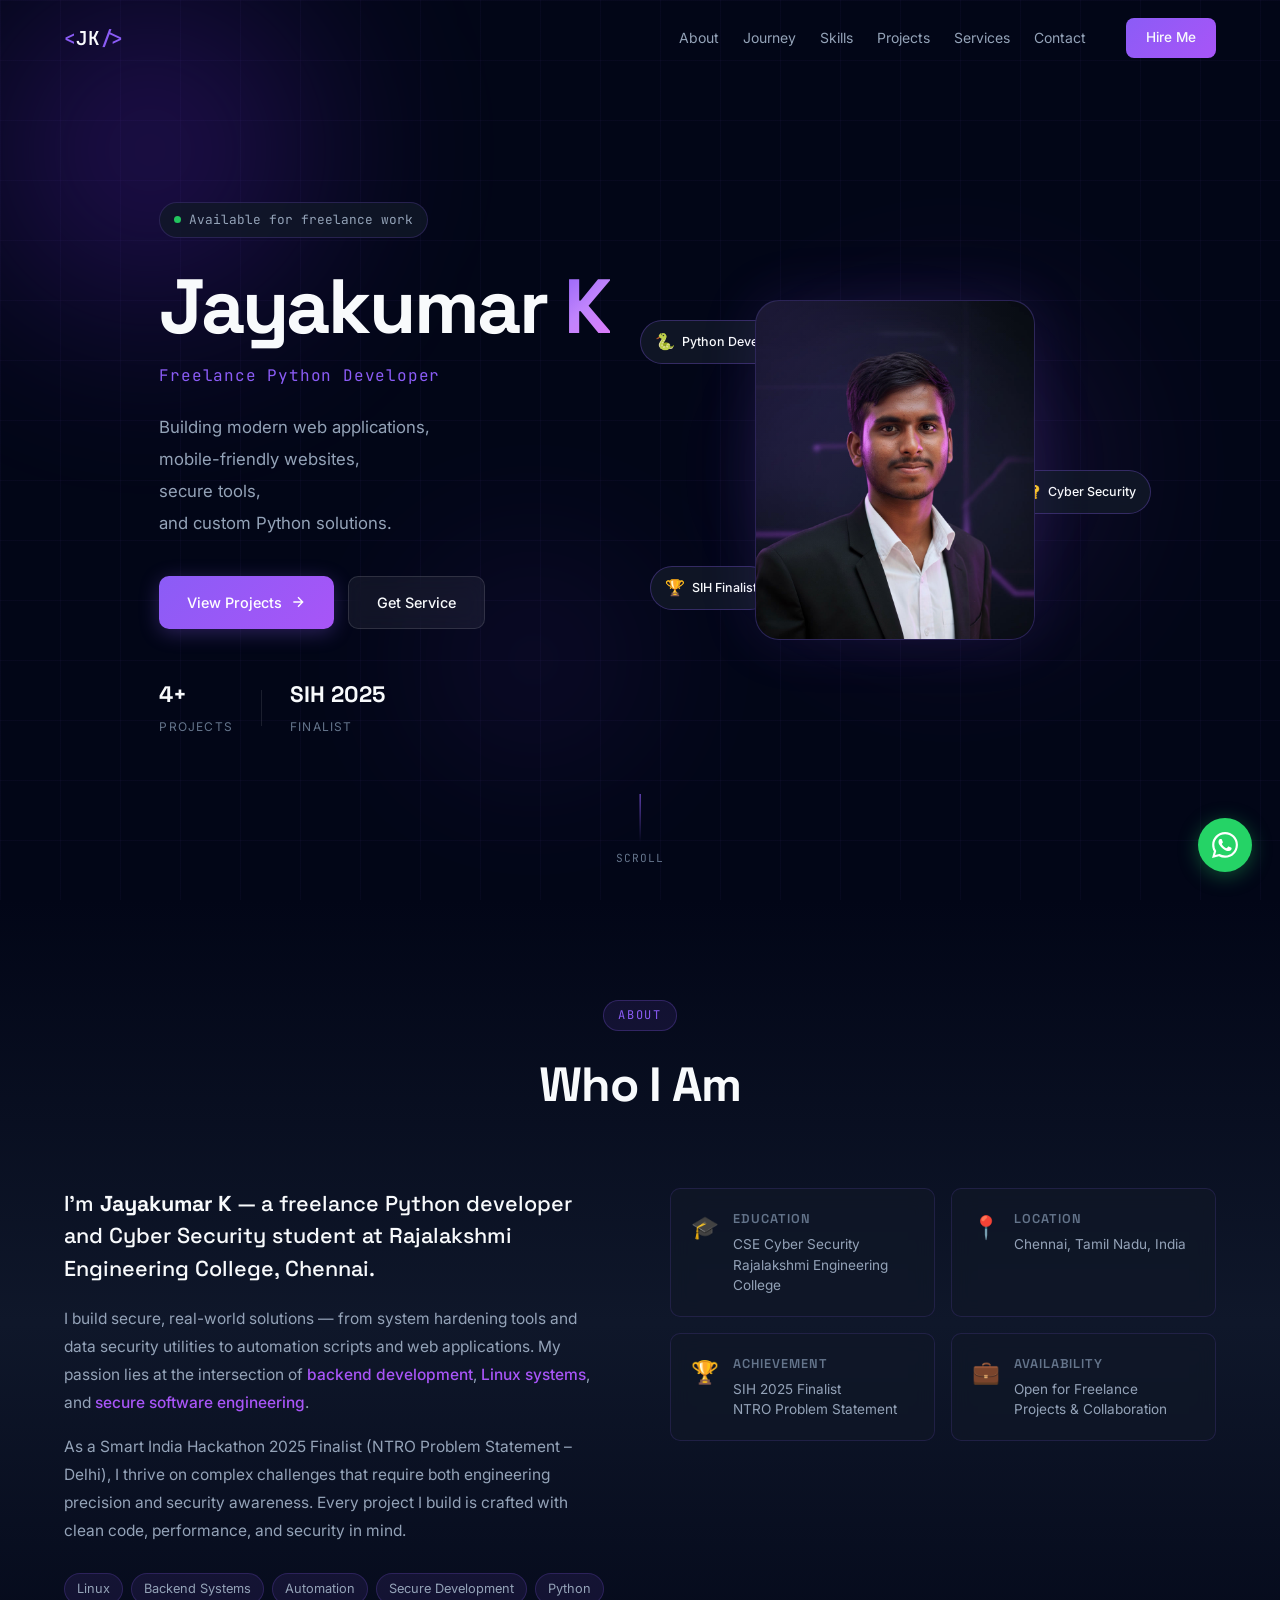
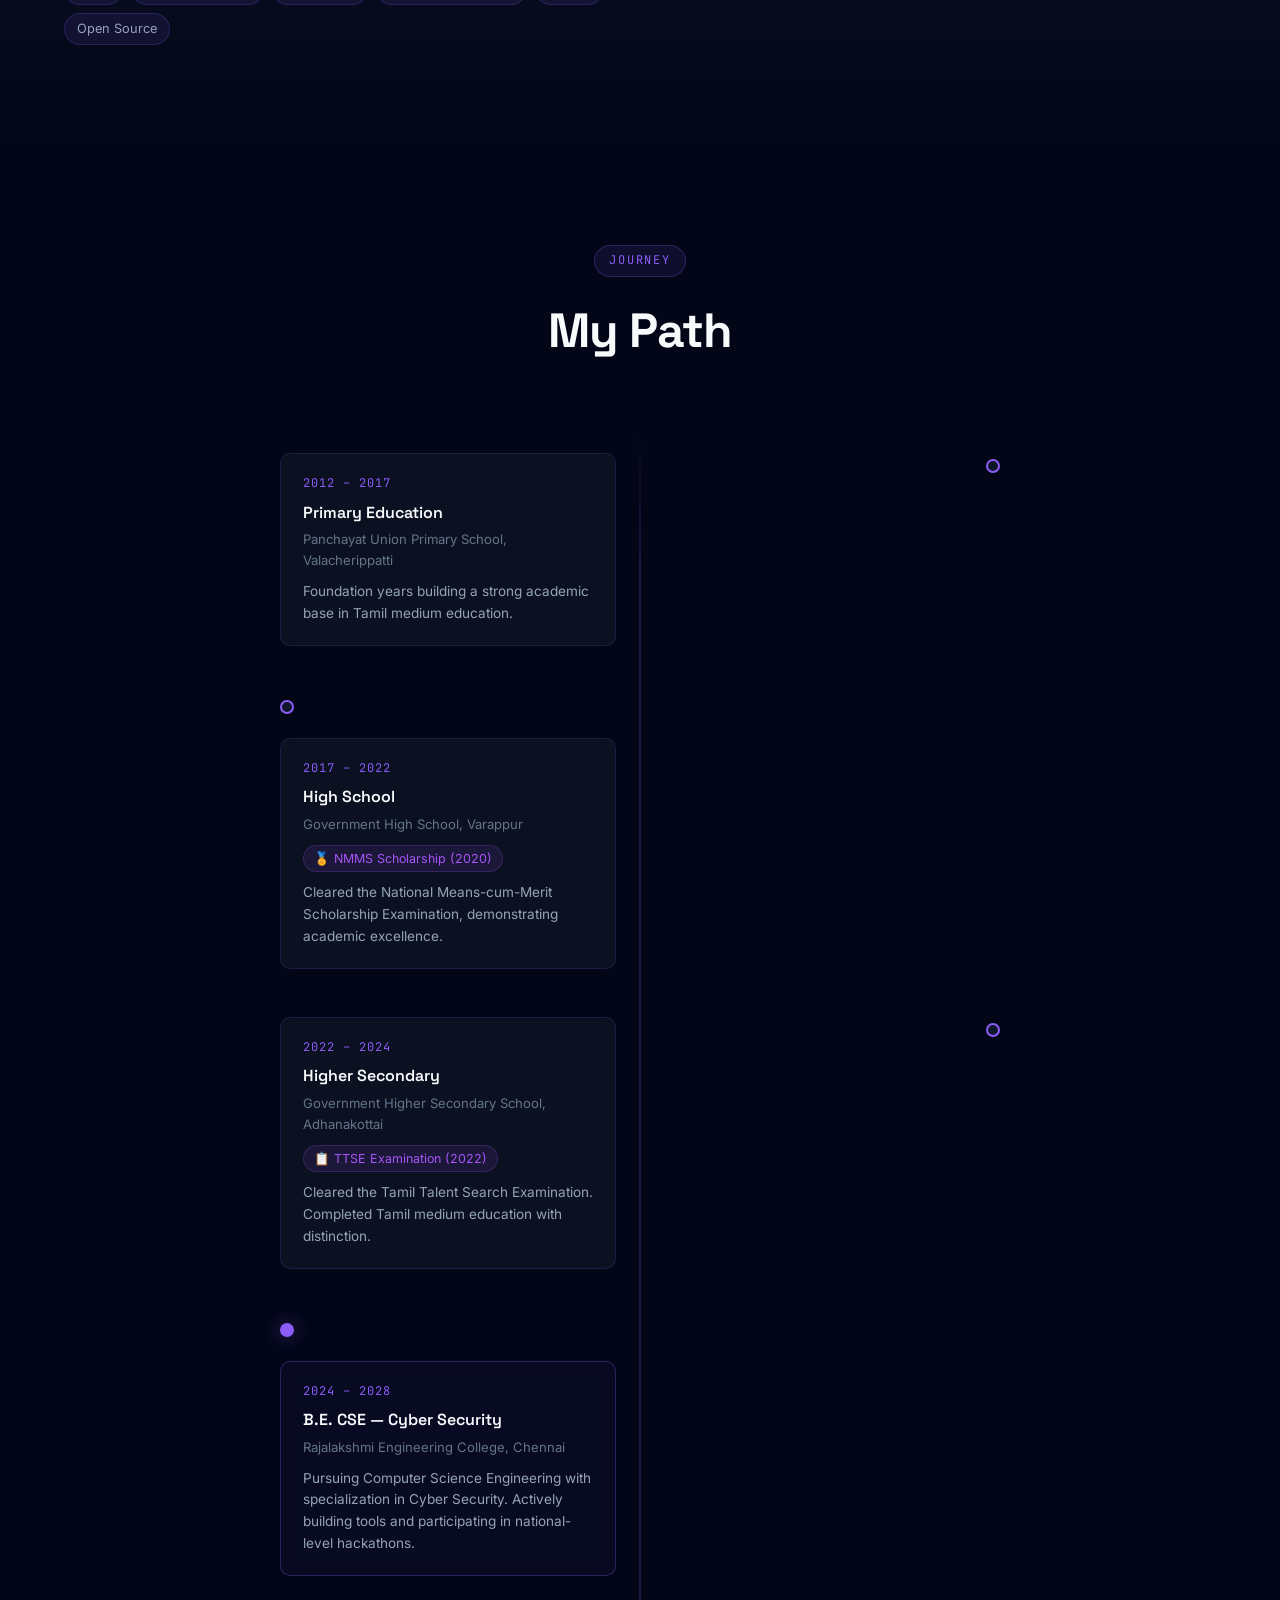
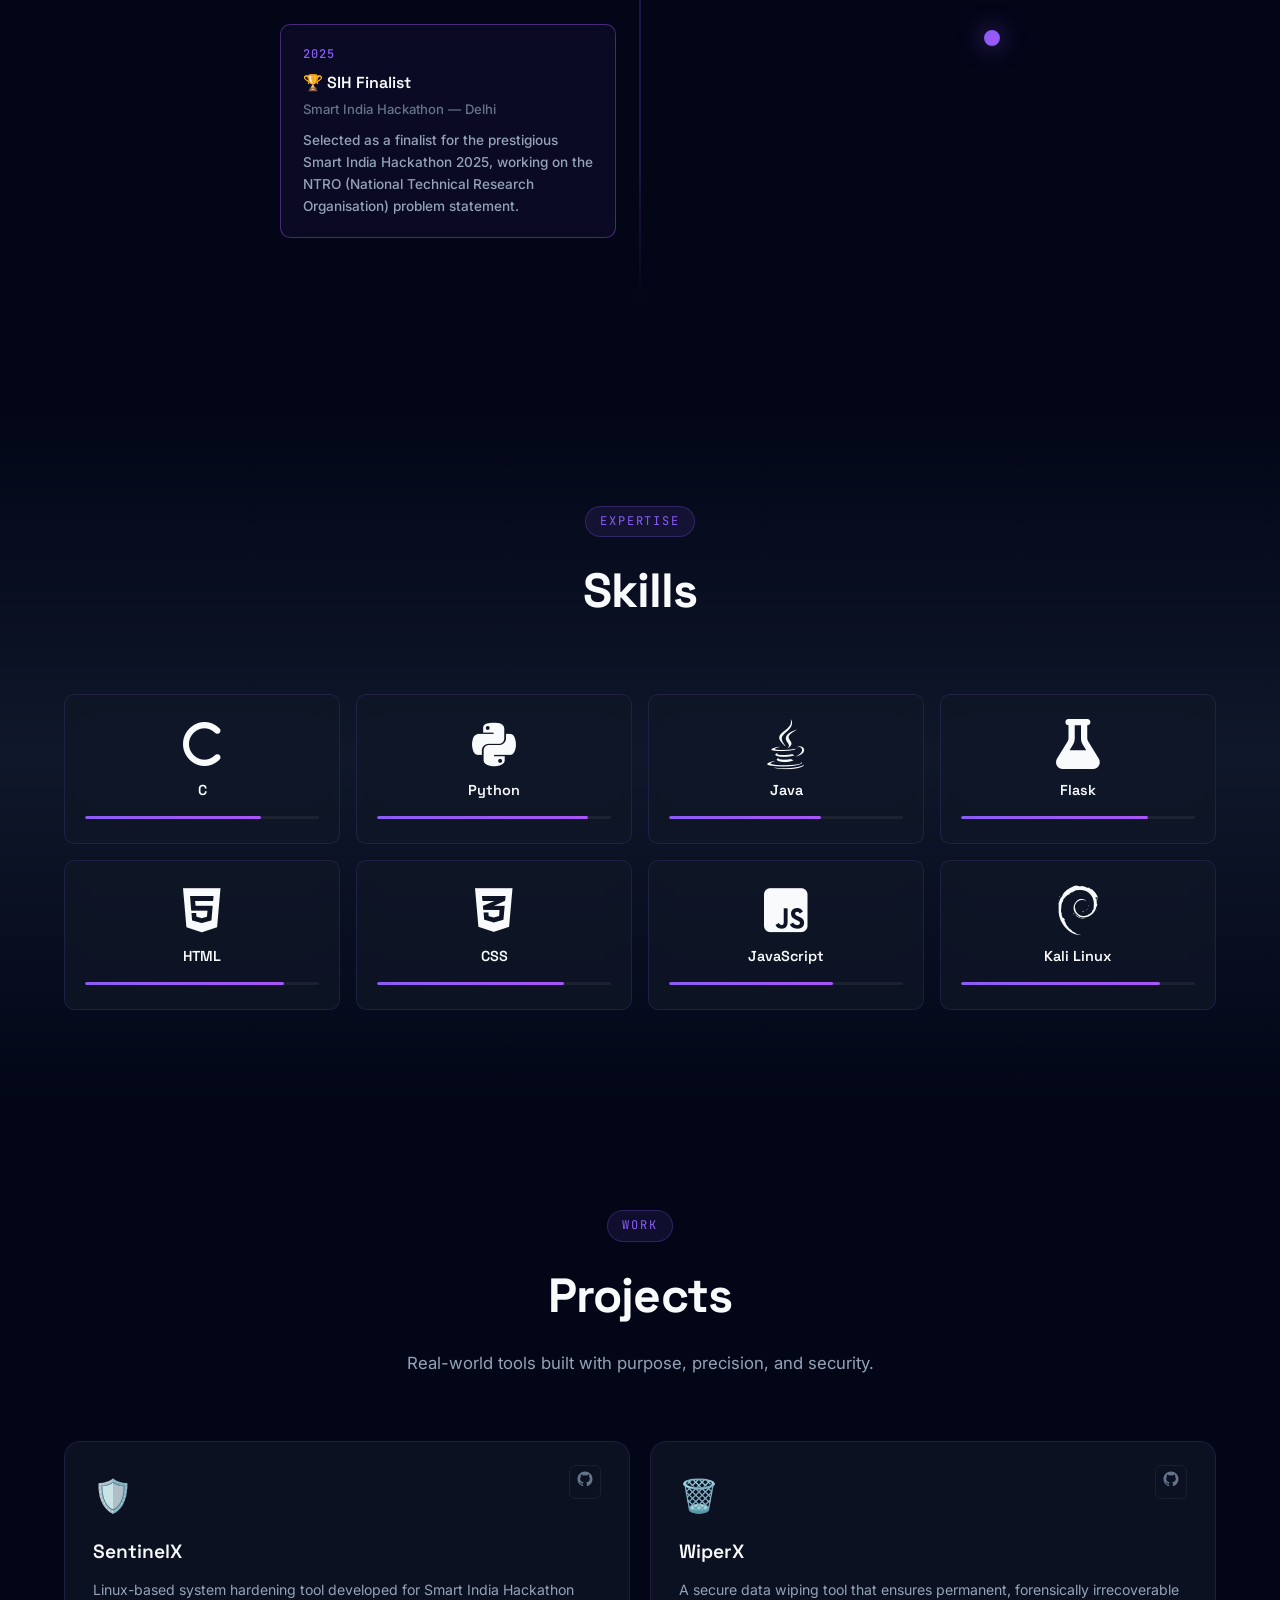
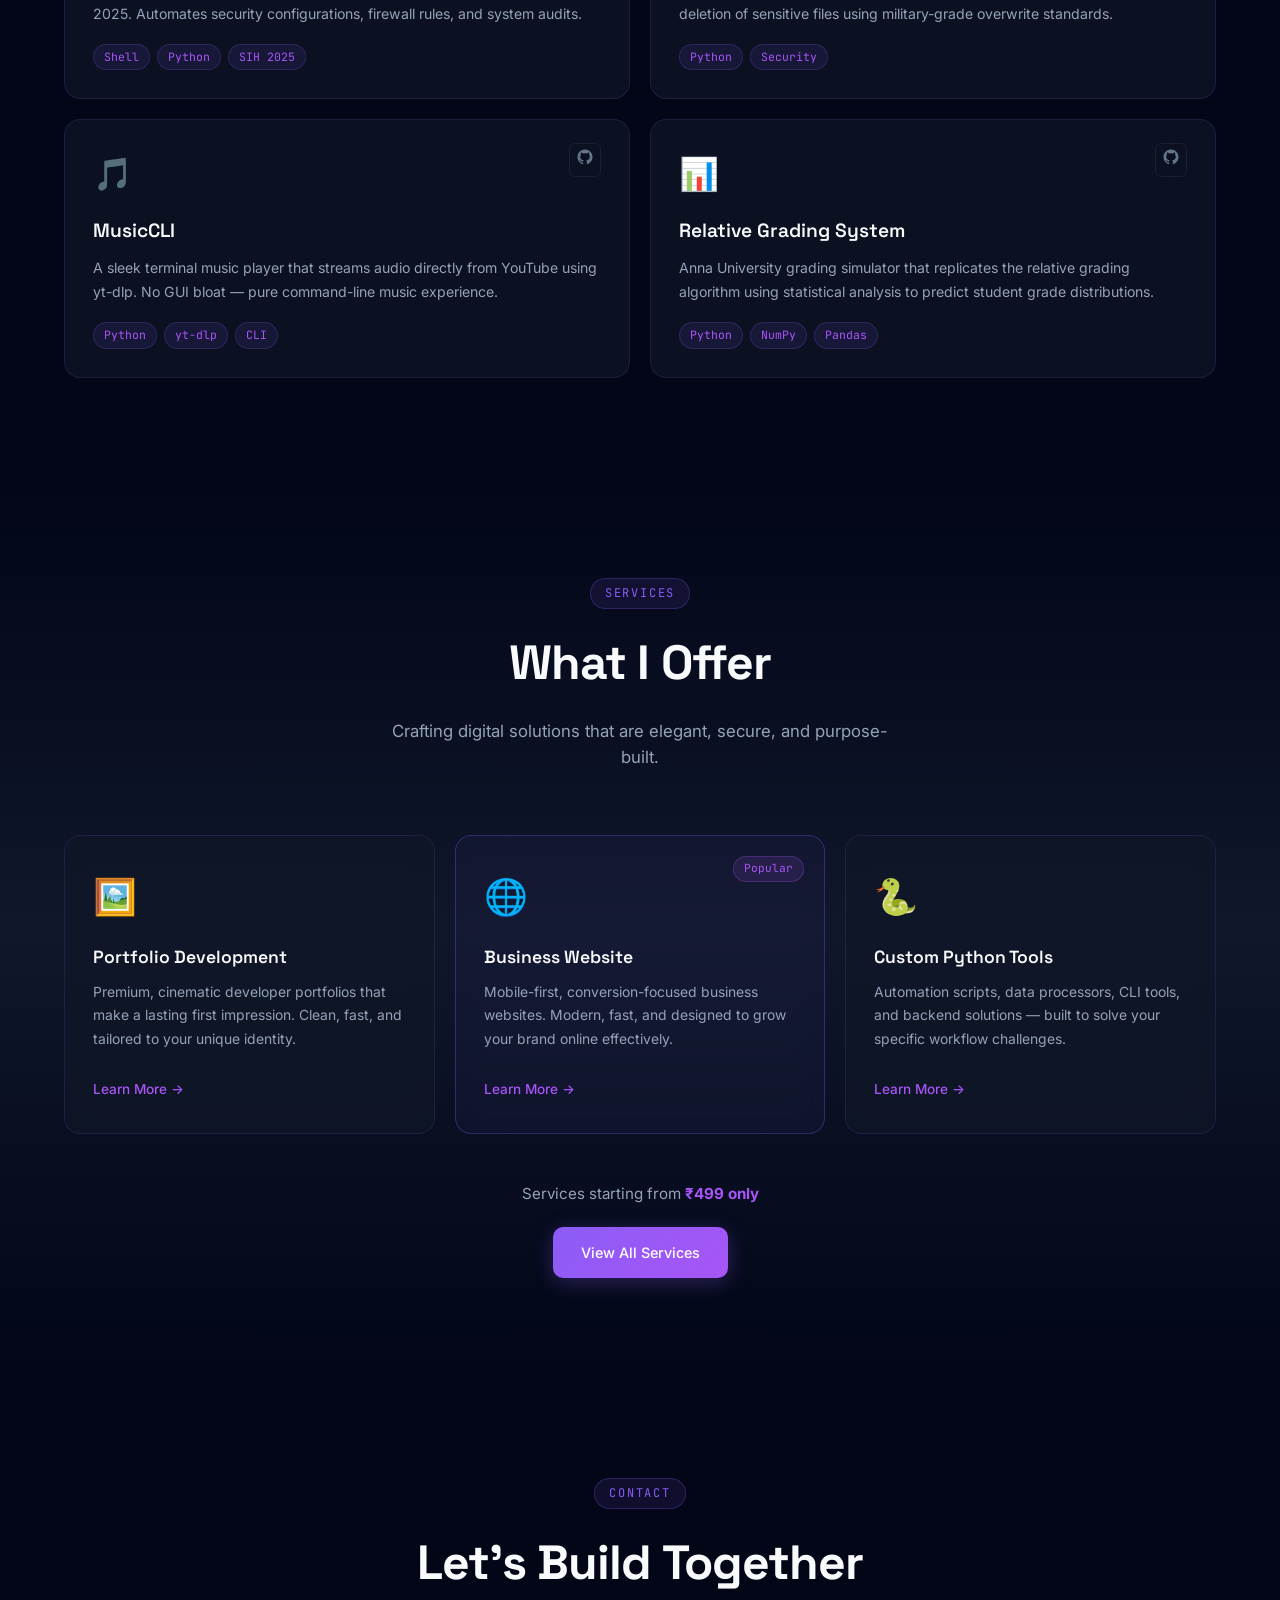
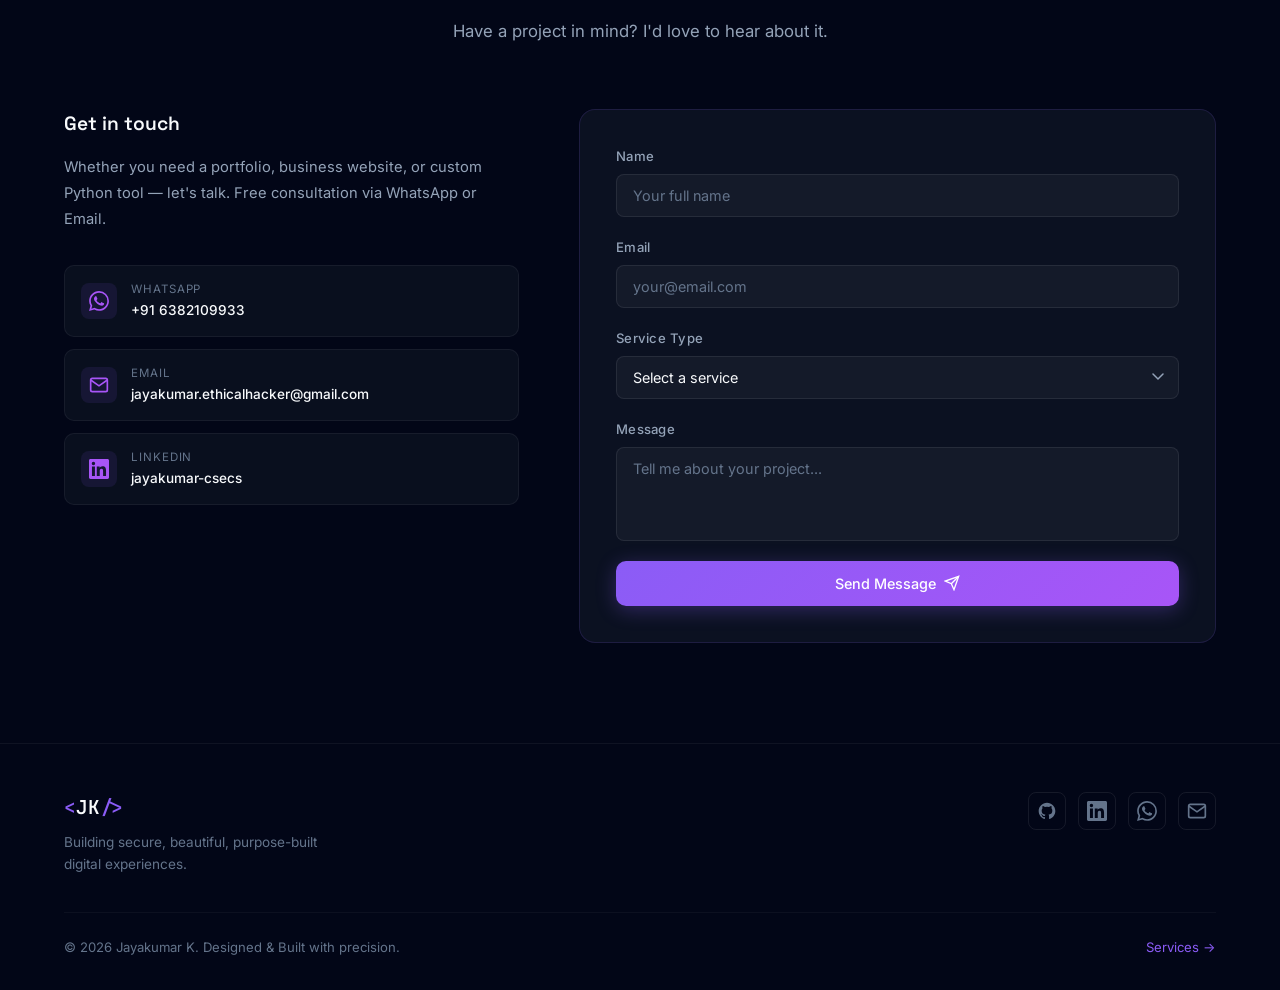
<file: index.html>
<!DOCTYPE html>
<html lang="en">
<head>
  <meta charset="UTF-8" />
  <meta name="viewport" content="width=device-width, initial-scale=1.0" />
  <title>Jayakumar K — Python Developer & Cyber Security</title>
  <meta name="description" content="Freelance Python Developer, Cyber Security Student, SIH Finalist. Building secure tools and modern applications." />
  <link rel="preconnect" href="https://fonts.googleapis.com" />
  <link rel="preconnect" href="https://fonts.gstatic.com" crossorigin />
  <link href="https://fonts.googleapis.com/css2?family=Space+Grotesk:wght@300;400;500;600;700&family=Inter:wght@300;400;500;600&family=JetBrains+Mono:wght@400;500&display=swap" rel="stylesheet" />
  <link rel="stylesheet" href="style.css" />
  <link rel="stylesheet" href="https://cdnjs.cloudflare.com/ajax/libs/font-awesome/6.5.1/css/all.min.css">
</head>
<body>

  <!-- ========== NAVBAR ========== -->
  <nav class="navbar" id="navbar">
    <div class="nav-container">
      <a href="#hero" class="nav-logo">
        <span class="logo-bracket">&lt;</span>JK<span class="logo-bracket">/&gt;</span>
      </a>
      <ul class="nav-links" id="navLinks">
        <li><a href="#about" class="nav-link">About</a></li>
        <li><a href="#journey" class="nav-link">Journey</a></li>
        <li><a href="#skills" class="nav-link">Skills</a></li>
        <li><a href="#projects" class="nav-link">Projects</a></li>
        <li><a href="#services" class="nav-link">Services</a></li>
        <li><a href="#contact" class="nav-link">Contact</a></li>
      </ul>
      <a href="#contact" class="nav-cta">Hire Me</a>
      <button class="hamburger" id="hamburger" aria-label="Toggle menu">
        <span></span><span></span><span></span>
      </button>
    </div>
  </nav>

  <!-- ========== HERO SECTION ========== -->
  <section class="hero" id="hero">
    <!-- Background effects -->
    <div class="hero-bg">
      <div class="gradient-orb orb-1"></div>
      <div class="gradient-orb orb-2"></div>
      <div class="gradient-orb orb-3"></div>
      <div class="grid-overlay"></div>
    </div>

    <div class="hero-container">
      <!-- Left: Text Content -->
      <div class="hero-content">
        <div class="hero-badge reveal-up delay-1">
          <span class="badge-dot"></span>
          Available for freelance work
        </div>

        <h1 class="hero-name reveal-up delay-2">
          <span class="name-line">Jayakumar</span>
          <span class="name-line gradient-text">K</span>
        </h1>

        <p class="hero-role reveal-up delay-3">Freelance Python Developer</p>

        <p class="hero-subtitle reveal-up delay-4">
          Building modern web applications,<br />
          mobile-friendly websites,<br />
          secure tools,<br />
          and custom Python solutions.
        </p>

        <div class="hero-actions reveal-up delay-5">
          <a href="#projects" class="btn btn-primary">
            <span>View Projects</span>
            <svg width="16" height="16" viewBox="0 0 24 24" fill="none" stroke="currentColor" stroke-width="2"><path d="M5 12h14M12 5l7 7-7 7"/></svg>
          </a>
          <a href="services.html" class="btn btn-glass">
            <span>Get Service</span>
          </a>
        </div>

        <div class="hero-stats reveal-up delay-6">
          <div class="stat">
            <span class="stat-num">4+</span>
            <span class="stat-label">Projects</span>
          </div>
          <div class="stat-divider"></div>
          <div class="stat">
            <span class="stat-num">SIH 2025</span>
            <span class="stat-label">Finalist</span>
          </div>
          <div class="stat">
          </div>
        </div>
      </div>

      <!-- Right: Profile Image -->
      <div class="hero-image-wrap reveal-right delay-3">
        <div class="image-glow"></div>
        <div class="image-frame">
          <!-- <div class="profile-placeholder"></div> -->
            <img src="profile.jpg" alt="Jaykumar profile" class="profile-image">
        </div>

        <!-- Floating Tags -->
        <div class="float-tag tag-1">
          <span class="tag-icon">🐍</span> Python Developer
        </div>
        <div class="float-tag tag-2">
          <span class="tag-icon">🔐</span> Cyber Security
        </div>
        <div class="float-tag tag-3">
          <span class="tag-icon">🏆</span> SIH Finalist
        </div>
      </div>
    </div>

    <!-- Scroll indicator -->
    <div class="scroll-indicator">
      <div class="scroll-line"></div>
      <span>scroll</span>
    </div>
  </section>

  <!-- ========== ABOUT SECTION ========== -->
  <section class="about" id="about">
    <div class="container">
      <div class="section-header reveal-up">
        <span class="section-tag">About</span>
        <h2 class="section-title">Who I Am</h2>
      </div>

      <div class="about-grid">
        <div class="about-text reveal-up delay-2">
          <p class="about-lead">
            I'm <strong>Jayakumar K</strong> — a freelance Python developer and Cyber Security student at Rajalakshmi Engineering College, Chennai.
          </p>
          <p class="about-body">
            I build secure, real-world solutions — from system hardening tools and data security utilities to automation scripts and web applications. My passion lies at the intersection of <span class="highlight">backend development</span>, <span class="highlight">Linux systems</span>, and <span class="highlight">secure software engineering</span>.
          </p>
          <p class="about-body">
            As a Smart India Hackathon 2025 Finalist (NTRO Problem Statement – Delhi), I thrive on complex challenges that require both engineering precision and security awareness. Every project I build is crafted with clean code, performance, and security in mind.
          </p>

          <div class="about-tags">
            <span class="tag">Linux</span>
            <span class="tag">Backend Systems</span>
            <span class="tag">Automation</span>
            <span class="tag">Secure Development</span>
            <span class="tag">Python</span>
            <span class="tag">Open Source</span>
          </div>
        </div>

        <div class="about-cards reveal-up delay-3">
          <div class="info-card">
            <div class="info-icon">🎓</div>
            <div class="info-content">
              <h4>Education</h4>
              <p>CSE Cyber Security<br />Rajalakshmi Engineering College</p>
            </div>
          </div>
          <div class="info-card">
            <div class="info-icon">📍</div>
            <div class="info-content">
              <h4>Location</h4>
              <p>Chennai, Tamil Nadu, India</p>
            </div>
          </div>
          <div class="info-card">
            <div class="info-icon">🏆</div>
            <div class="info-content">
              <h4>Achievement</h4>
              <p>SIH 2025 Finalist<br />NTRO Problem Statement</p>
            </div>
          </div>
          <div class="info-card">
            <div class="info-icon">💼</div>
            <div class="info-content">
              <h4>Availability</h4>
              <p>Open for Freelance<br />Projects & Collaboration</p>
            </div>
          </div>
        </div>
      </div>
    </div>
  </section>

  <!-- ========== JOURNEY TIMELINE ========== -->
  <section class="journey" id="journey">
    <div class="container">
      <div class="section-header reveal-up">
        <span class="section-tag">Journey</span>
        <h2 class="section-title">My Path</h2>
      </div>

      <div class="timeline">
        <div class="timeline-line"></div>

        <!-- Timeline Item 1 -->
        <div class="timeline-item reveal-up delay-1">
          <div class="timeline-dot"></div>
          <div class="timeline-card">
            <span class="timeline-year">2012 – 2017</span>
            <h3 class="timeline-title">Primary Education</h3>
            <p class="timeline-place">Panchayat Union Primary School, Valacherippatti</p>
            <p class="timeline-desc">Foundation years building a strong academic base in Tamil medium education.</p>
          </div>
        </div>

        <!-- Timeline Item 2 -->
        <div class="timeline-item reveal-up delay-2">
          <div class="timeline-dot"></div>
          <div class="timeline-card">
            <span class="timeline-year">2017 – 2022</span>
            <h3 class="timeline-title">High School</h3>
            <p class="timeline-place">Government High School, Varappur</p>
            <div class="timeline-badge">🏅 NMMS Scholarship (2020)</div>
            <p class="timeline-desc">Cleared the National Means-cum-Merit Scholarship Examination, demonstrating academic excellence.</p>
          </div>
        </div>

        <!-- Timeline Item 3 -->
        <div class="timeline-item reveal-up delay-3">
          <div class="timeline-dot"></div>
          <div class="timeline-card">
            <span class="timeline-year">2022 – 2024</span>
            <h3 class="timeline-title">Higher Secondary</h3>
            <p class="timeline-place">Government Higher Secondary School, Adhanakottai</p>
            <div class="timeline-badge">📋 TTSE Examination (2022)</div>
            <p class="timeline-desc">Cleared the Tamil Talent Search Examination. Completed Tamil medium education with distinction.</p>
          </div>
        </div>

        <!-- Timeline Item 4 -->
        <div class="timeline-item reveal-up delay-4">
          <div class="timeline-dot active"></div>
          <div class="timeline-card active">
            <span class="timeline-year">2024 – 2028</span>
            <h3 class="timeline-title">B.E. CSE — Cyber Security</h3>
            <p class="timeline-place">Rajalakshmi Engineering College, Chennai</p>
            <p class="timeline-desc">Pursuing Computer Science Engineering with specialization in Cyber Security. Actively building tools and participating in national-level hackathons.</p>
          </div>
        </div>

        <!-- Timeline Item 5 -->
        <div class="timeline-item reveal-up delay-5">
          <div class="timeline-dot highlight"></div>
          <div class="timeline-card highlight">
            <span class="timeline-year">2025</span>
            <h3 class="timeline-title">🏆 SIH Finalist</h3>
            <p class="timeline-place">Smart India Hackathon — Delhi</p>
            <p class="timeline-desc">Selected as a finalist for the prestigious Smart India Hackathon 2025, working on the NTRO (National Technical Research Organisation) problem statement.</p>
          </div>
        </div>

      </div>
    </div>
  </section>

  <!-- ========== SKILLS SECTION ========== -->
  <section class="skills" id="skills">
    <div class="container">
      <div class="section-header reveal-up">
        <span class="section-tag">Expertise</span>
        <h2 class="section-title">Skills</h2>
      </div>

      <div class="skills-grid">
        <div class="skill-card reveal-up delay-1">
          <div class="skill-icon">
            <i class="fa-brands fa-c"></i>
            <!-- <svg viewBox="0 0 48 48" fill="none"><text y="36" font-size="36">C</text></svg> -->
          </div>
          <span class="skill-name">C</span>
          <div class="skill-bar"><div class="skill-fill" data-w="75"></div></div>
        </div>

        <div class="skill-card reveal-up delay-2">
          <div class="skill-icon python-icon">
            <!-- <svg viewBox="0 0 48 48" xmlns="http://www.w3.org/2000/svg"><g><path d="M24.047 5c-1.555.005-3.042.143-4.32.357-3.837.658-4.532 2.034-4.532 4.576v3.357h9.064v1.119H11.14c-2.637 0-4.942 1.585-5.661 4.6-.83 3.462-.866 5.623 0 9.237.643 2.691 2.174 4.6 4.811 4.6h3.11V29.3c0-2.994 2.592-5.633 5.661-5.633h9.057c2.52 0 4.532-2.076 4.532-4.6V9.933c0-2.455-2.072-4.3-4.532-4.576C26.802 5.116 25.602 4.995 24.047 5zm-4.903 2.659c.937 0 1.698.776 1.698 1.73s-.761 1.726-1.698 1.726c-.94 0-1.698-.772-1.698-1.726s.758-1.73 1.698-1.73z" fill="#4B8BBE"/><path d="M33.919 14.409v3.505c0 3.123-2.648 5.754-5.661 5.754h-9.057c-2.48 0-4.532 2.124-4.532 4.6v8.623c0 2.455 2.134 3.896 4.532 4.6 2.868.843 5.619.995 9.057 0 2.283-.659 4.532-1.985 4.532-4.6v-3.457H23.733v-1.12h13.59c2.637 0 3.617-1.838 4.532-4.6.944-2.841.904-5.569 0-9.237-.649-2.631-1.89-4.6-4.532-4.6h-3.404zm-5.097 21.6c.94 0 1.698.772 1.698 1.726s-.758 1.73-1.698 1.73c-.937 0-1.698-.776-1.698-1.73s.761-1.726 1.698-1.726z" fill="#FFD43B"/></g></svg> -->
            <i class="fa-brands fa-python"></i>
          </div>
          <span class="skill-name">Python</span>
          <div class="skill-bar"><div class="skill-fill" data-w="90"></div></div>
        </div>

        <div class="skill-card reveal-up delay-3">
          <div class="skill-icon">
            <i class="fa-brands fa-java"></i>
            <!-- <svg viewBox="0 0 48 48" xmlns="http://www.w3.org/2000/svg"><path d="M24 6L8 42h6.7l3.1-8h12.5l3.1 8H40L24 6zm-4 22l4-10.4L28 28H20z" fill="#f89820"/></svg> -->
          </div>
          <span class="skill-name">Java</span>
          <div class="skill-bar"><div class="skill-fill" data-w="65"></div></div>
        </div>

        <div class="skill-card reveal-up delay-4">
          <div class="skill-icon">
            <!-- <svg viewBox="0 0 48 48" xmlns="http://www.w3.org/2000/svg"><text y="38" font-size="22" fill="#fff" font-family="monospace">Flask</text></svg> -->
            <i class="fa-solid fa-flask"></i>
          </div>
          <span class="skill-name">Flask</span>
          <div class="skill-bar"><div class="skill-fill" data-w="80"></div></div>
        </div>

        <div class="skill-card reveal-up delay-1">
          <div class="skill-icon">
            <i class="fa-brands fa-html5"></i>
            <!-- <svg viewBox="0 0 48 48" xmlns="http://www.w3.org/2000/svg"><path d="M6 6l5 36 13 4 13-4 5-36H6z" fill="#e44d26"/><path d="M24 40.9V10.1H10.1L14.5 38l9.5 2.9z" fill="#f16529"/><path d="M18 22h6v-4h-6.5l-.5-4H24V10H12l1.3 14H24v-2h-6zm.5 8L19 34l5 1.4 5-1.4.5-6H16l.5 4h2z" fill="#fff"/><path d="M24 22v4h5.5l-.5 6-5 1.4V37.4l5-1.4 1.3-14.6H24v.6z" fill="#ebebeb"/></svg> -->
          </div>
          <span class="skill-name">HTML</span>
          <div class="skill-bar"><div class="skill-fill" data-w="85"></div></div>
        </div>

        <div class="skill-card reveal-up delay-2">
          <div class="skill-icon">
            <i class="fa-brands fa-css3-alt"></i>
            <!-- <svg viewBox="0 0 48 48" xmlns="http://www.w3.org/2000/svg"><path d="M6 6l5 36 13 4 13-4 5-36H6z" fill="#1572b6"/><path d="M24 40.9V10.1H10.1L14.5 38l9.5 2.9z" fill="#33a9dc"/><path d="M16 14h8v4H20l.3 4H24v4h-3.3l.5 4-1.2.3V34l5 1.4.5-6H16l-.3-4h8.8V22H15.5L16 14z" fill="#fff"/><path d="M24 14v4h7l-.3 8H24v4h6.5l-.5 6-6 1.7V38l5-1.4 1.3-14.6H24V18h7.5L32 14H24z" fill="#ebebeb"/></svg> -->
          </div>
          <span class="skill-name">CSS</span>
          <div class="skill-bar"><div class="skill-fill" data-w="80"></div></div>
        </div>

        <div class="skill-card reveal-up delay-3">
          <div class="skill-icon">
            <i class="fa-brands fa-square-js"></i>
            <!-- <svg viewBox="0 0 48 48" xmlns="http://www.w3.org/2000/svg"><path fill="#ffd600" d="M6 42V6h36v36z"/><path fill="#000001" d="M32.7 31c.4.8 1 1.5 1.7 1.9s1.6.6 2.5.6c1 0 1.8-.2 2.4-.7s.9-1.1.9-1.9c0-.5-.1-.9-.4-1.2s-.6-.6-1-.8-1-.5-1.6-.7l-1.4-.4c-1.1-.3-2-.7-2.7-1.4s-1-1.5-1-2.5c0-.7.2-1.4.5-2s.8-1.1 1.5-1.4 1.4-.5 2.3-.5c.8 0 1.5.1 2.1.4s1.1.6 1.5 1 .7.9.9 1.4l-1.9.9c-.2-.5-.6-1-1-1.3s-1-.5-1.6-.5c-.8 0-1.4.2-1.8.6s-.6.9-.6 1.5c0 .4.1.7.3 1s.5.5.8.7.8.4 1.4.5l1.4.4c1.1.3 2 .8 2.6 1.5s1 1.6 1 2.7c0 .8-.2 1.5-.6 2.2s-1 1.2-1.7 1.6-1.6.6-2.6.6c-.9 0-1.7-.2-2.4-.5s-1.3-.8-1.8-1.4-.8-1.2-1-2l2-.7zM21 31.5c.3.6.7 1 1.2 1.4s1 .5 1.7.5c.8 0 1.4-.3 1.8-.8s.6-1.3.6-2.3V20h2.2v10.3c0 1-.2 1.9-.5 2.7s-.9 1.3-1.5 1.7-1.4.6-2.3.6c-.7 0-1.4-.1-2-.4s-1.1-.7-1.6-1.2-.8-1.1-1-1.7l2.4-.5z"/></svg> -->
          </div>
          <span class="skill-name">JavaScript</span>
          <div class="skill-bar"><div class="skill-fill" data-w="70"></div></div>
        </div>

        <div class="skill-card reveal-up delay-4">
          <div class="skill-icon">
            <i class="fa-brands fa-debian"></i>
            <!-- <svg viewBox="0 0 48 48" xmlns="http://www.w3.org/2000/svg"><circle cx="24" cy="24" r="20" fill="#1a1a1a"/><text y="30" x="7" font-size="11" fill="#a855f7" font-family="monospace">kali</text></svg> -->
          </div>
          <span class="skill-name">Kali Linux</span>
          <div class="skill-bar"><div class="skill-fill" data-w="85"></div></div>
        </div>
      </div>
    </div>
  </section>

  <!-- ========== PROJECTS SECTION ========== -->
  <section class="projects" id="projects">
    <div class="container">
      <div class="section-header reveal-up">
        <span class="section-tag">Work</span>
        <h2 class="section-title">Projects</h2>
        <p class="section-desc">Real-world tools built with purpose, precision, and security.</p>
      </div>

      <div class="projects-grid">

        <!-- SentinelX -->
        <div class="project-card reveal-up delay-1">
          <div class="project-header">
            <div class="project-icon">🛡️</div>
            <div class="project-links">
              <a href="https://github.com/jayakumar-hacker/sih/" target="_blank" class="project-link" aria-label="GitHub">
                <svg width="18" height="18" viewBox="0 0 24 24" fill="currentColor"><path d="M12 2C6.477 2 2 6.477 2 12c0 4.418 2.865 8.165 6.839 9.49.5.09.682-.217.682-.482 0-.237-.009-.868-.013-1.703-2.782.605-3.369-1.34-3.369-1.34-.454-1.156-1.11-1.463-1.11-1.463-.908-.62.069-.608.069-.608 1.003.07 1.531 1.031 1.531 1.031.892 1.53 2.341 1.088 2.91.832.092-.647.35-1.088.636-1.338-2.22-.253-4.555-1.11-4.555-4.943 0-1.091.39-1.984 1.029-2.682-.103-.254-.446-1.27.098-2.646 0 0 .84-.269 2.75 1.025A9.578 9.578 0 0112 6.836a9.59 9.59 0 012.504.337c1.909-1.294 2.747-1.025 2.747-1.025.546 1.376.203 2.394.1 2.646.64.699 1.026 1.591 1.026 2.682 0 3.841-2.337 4.687-4.565 4.935.359.308.678.919.678 1.852 0 1.335-.012 2.415-.012 2.741 0 .267.18.577.688.48C19.138 20.161 22 16.416 22 12c0-5.523-4.477-10-10-10z"/></svg>
              </a>
            </div>
          </div>
          <h3 class="project-title">SentinelX</h3>
          <p class="project-desc">Linux-based system hardening tool developed for Smart India Hackathon 2025. Automates security configurations, firewall rules, and system audits.</p>
          <div class="project-tech">
            <span class="tech-tag">Shell</span>
            <span class="tech-tag">Python</span>
            <span class="tech-tag">SIH 2025</span>
          </div>
        </div>

        <!-- WipeX -->
        <div class="project-card reveal-up delay-2">
          <div class="project-header">
            <div class="project-icon">🗑️</div>
            <div class="project-links">
              <a href="https://github.com/jayakumar-hacker/wiperx/" target="_blank" class="project-link" aria-label="GitHub">
                <svg width="18" height="18" viewBox="0 0 24 24" fill="currentColor"><path d="M12 2C6.477 2 2 6.477 2 12c0 4.418 2.865 8.165 6.839 9.49.5.09.682-.217.682-.482 0-.237-.009-.868-.013-1.703-2.782.605-3.369-1.34-3.369-1.34-.454-1.156-1.11-1.463-1.11-1.463-.908-.62.069-.608.069-.608 1.003.07 1.531 1.031 1.531 1.031.892 1.53 2.341 1.088 2.91.832.092-.647.35-1.088.636-1.338-2.22-.253-4.555-1.11-4.555-4.943 0-1.091.39-1.984 1.029-2.682-.103-.254-.446-1.27.098-2.646 0 0 .84-.269 2.75 1.025A9.578 9.578 0 0112 6.836a9.59 9.59 0 012.504.337c1.909-1.294 2.747-1.025 2.747-1.025.546 1.376.203 2.394.1 2.646.64.699 1.026 1.591 1.026 2.682 0 3.841-2.337 4.687-4.565 4.935.359.308.678.919.678 1.852 0 1.335-.012 2.415-.012 2.741 0 .267.18.577.688.48C19.138 20.161 22 16.416 22 12c0-5.523-4.477-10-10-10z"/></svg>
              </a>
            </div>
          </div>
          <h3 class="project-title">WiperX</h3>
          <p class="project-desc">A secure data wiping tool that ensures permanent, forensically irrecoverable deletion of sensitive files using military-grade overwrite standards.</p>
          <div class="project-tech">
            <span class="tech-tag">Python</span>
            <span class="tech-tag">Security</span>
          </div>
        </div>

        <!-- MusicCLI -->
        <div class="project-card reveal-up delay-3">
          <div class="project-header">
            <div class="project-icon">🎵</div>
            <div class="project-links">
              <a href="https://github.com/jayakumar-hacker/musiccli/" target="_blank" class="project-link" aria-label="GitHub">
                <svg width="18" height="18" viewBox="0 0 24 24" fill="currentColor"><path d="M12 2C6.477 2 2 6.477 2 12c0 4.418 2.865 8.165 6.839 9.49.5.09.682-.217.682-.482 0-.237-.009-.868-.013-1.703-2.782.605-3.369-1.34-3.369-1.34-.454-1.156-1.11-1.463-1.11-1.463-.908-.62.069-.608.069-.608 1.003.07 1.531 1.031 1.531 1.031.892 1.53 2.341 1.088 2.91.832.092-.647.35-1.088.636-1.338-2.22-.253-4.555-1.11-4.555-4.943 0-1.091.39-1.984 1.029-2.682-.103-.254-.446-1.27.098-2.646 0 0 .84-.269 2.75 1.025A9.578 9.578 0 0112 6.836a9.59 9.59 0 012.504.337c1.909-1.294 2.747-1.025 2.747-1.025.546 1.376.203 2.394.1 2.646.64.699 1.026 1.591 1.026 2.682 0 3.841-2.337 4.687-4.565 4.935.359.308.678.919.678 1.852 0 1.335-.012 2.415-.012 2.741 0 .267.18.577.688.48C19.138 20.161 22 16.416 22 12c0-5.523-4.477-10-10-10z"/></svg>
              </a>
            </div>
          </div>
          <h3 class="project-title">MusicCLI</h3>
          <p class="project-desc">A sleek terminal music player that streams audio directly from YouTube using yt-dlp. No GUI bloat — pure command-line music experience.</p>
          <div class="project-tech">
            <span class="tech-tag">Python</span>
            <span class="tech-tag">yt-dlp</span>
            <span class="tech-tag">CLI</span>
          </div>
        </div>

        <!-- Relative Grading System -->
        <div class="project-card reveal-up delay-4">
          <div class="project-header">
            <div class="project-icon">📊</div>
            <div class="project-links">
              <a href="https://github.com/jayakumar-hacker/Relative_grading_system/" target="_blank" class="project-link" aria-label="GitHub">
                <svg width="18" height="18" viewBox="0 0 24 24" fill="currentColor"><path d="M12 2C6.477 2 2 6.477 2 12c0 4.418 2.865 8.165 6.839 9.49.5.09.682-.217.682-.482 0-.237-.009-.868-.013-1.703-2.782.605-3.369-1.34-3.369-1.34-.454-1.156-1.11-1.463-1.11-1.463-.908-.62.069-.608.069-.608 1.003.07 1.531 1.031 1.531 1.031.892 1.53 2.341 1.088 2.91.832.092-.647.35-1.088.636-1.338-2.22-.253-4.555-1.11-4.555-4.943 0-1.091.39-1.984 1.029-2.682-.103-.254-.446-1.27.098-2.646 0 0 .84-.269 2.75 1.025A9.578 9.578 0 0112 6.836a9.59 9.59 0 012.504.337c1.909-1.294 2.747-1.025 2.747-1.025.546 1.376.203 2.394.1 2.646.64.699 1.026 1.591 1.026 2.682 0 3.841-2.337 4.687-4.565 4.935.359.308.678.919.678 1.852 0 1.335-.012 2.415-.012 2.741 0 .267.18.577.688.48C19.138 20.161 22 16.416 22 12c0-5.523-4.477-10-10-10z"/></svg>
              </a>
            </div>
          </div>
          <h3 class="project-title">Relative Grading System</h3>
          <p class="project-desc">Anna University grading simulator that replicates the relative grading algorithm using statistical analysis to predict student grade distributions.</p>
          <div class="project-tech">
            <span class="tech-tag">Python</span>
            <span class="tech-tag">NumPy</span>
            <span class="tech-tag">Pandas</span>
          </div>
        </div>

      </div>
    </div>
  </section>

  <!-- ========== SERVICES PREVIEW ========== -->
  <section class="services-preview" id="services">
    <div class="container">
      <div class="section-header reveal-up">
        <span class="section-tag">Services</span>
        <h2 class="section-title">What I Offer</h2>
        <p class="section-desc">Crafting digital solutions that are elegant, secure, and purpose-built.</p>
      </div>

      <div class="services-grid">
        <div class="service-card reveal-up delay-1">
          <div class="service-icon">🖼️</div>
          <h3 class="service-title">Portfolio Development</h3>
          <p class="service-desc">Premium, cinematic developer portfolios that make a lasting first impression. Clean, fast, and tailored to your unique identity.</p>
          <a href="services.html" class="service-btn">Learn More →</a>
        </div>

        <div class="service-card reveal-up delay-2 featured">
          <div class="service-badge">Popular</div>
          <div class="service-icon">🌐</div>
          <h3 class="service-title">Business Website</h3>
          <p class="service-desc">Mobile-first, conversion-focused business websites. Modern, fast, and designed to grow your brand online effectively.</p>
          <a href="services.html" class="service-btn">Learn More →</a>
        </div>

        <div class="service-card reveal-up delay-3">
          <div class="service-icon">🐍</div>
          <h3 class="service-title">Custom Python Tools</h3>
          <p class="service-desc">Automation scripts, data processors, CLI tools, and backend solutions — built to solve your specific workflow challenges.</p>
          <a href="services.html" class="service-btn">Learn More →</a>
        </div>
      </div>

      <div class="services-cta reveal-up delay-4">
        <p class="services-cta-text">Services starting from <strong>₹499 only</strong></p>
        <a href="services.html" class="btn btn-primary">View All Services</a>
      </div>
    </div>
  </section>

  <!-- ========== CONTACT SECTION ========== -->
  <section class="contact" id="contact">
    <div class="container">
      <div class="section-header reveal-up">
        <span class="section-tag">Contact</span>
        <h2 class="section-title">Let's Build Together</h2>
        <p class="section-desc">Have a project in mind? I'd love to hear about it.</p>
      </div>

      <div class="contact-grid">
        <!-- Contact Info -->
        <div class="contact-info reveal-up delay-1">
          <h3 class="contact-subtitle">Get in touch</h3>
          <p class="contact-text">Whether you need a portfolio, business website, or custom Python tool — let's talk. Free consultation via WhatsApp or Email.</p>

          <div class="contact-links">
            <a href="https://wa.me/916382109933?text=Hello%20Jayakumar%20K%2C%0A%0AI%20reviewed%20your%20portfolio%20and%20would%20like%20to%20discuss%20a%20project%20opportunity." target="_blank" class="contact-item whatsapp">
              <div class="contact-item-icon">
                <svg width="20" height="20" viewBox="0 0 24 24" fill="currentColor"><path d="M17.472 14.382c-.297-.149-1.758-.867-2.03-.967-.273-.099-.471-.148-.67.15-.197.297-.767.966-.94 1.164-.173.199-.347.223-.644.075-.297-.15-1.255-.463-2.39-1.475-.883-.788-1.48-1.761-1.653-2.059-.173-.297-.018-.458.13-.606.134-.133.298-.347.446-.52.149-.174.198-.298.298-.497.099-.198.05-.371-.025-.52-.075-.149-.669-1.612-.916-2.207-.242-.579-.487-.5-.669-.51-.173-.008-.371-.01-.57-.01-.198 0-.52.074-.792.372-.272.297-1.04 1.016-1.04 2.479 0 1.462 1.065 2.875 1.213 3.074.149.198 2.096 3.2 5.077 4.487.709.306 1.262.489 1.694.625.712.227 1.36.195 1.871.118.571-.085 1.758-.719 2.006-1.413.248-.694.248-1.289.173-1.413-.074-.124-.272-.198-.57-.347m-5.421 7.403h-.004a9.87 9.87 0 01-5.031-1.378l-.361-.214-3.741.982.998-3.648-.235-.374a9.86 9.86 0 01-1.51-5.26c.001-5.45 4.436-9.884 9.888-9.884 2.64 0 5.122 1.03 6.988 2.898a9.825 9.825 0 012.893 6.994c-.003 5.45-4.437 9.884-9.885 9.884m8.413-18.297A11.815 11.815 0 0012.05 0C5.495 0 .16 5.335.157 11.892c0 2.096.547 4.142 1.588 5.945L.057 24l6.305-1.654a11.882 11.882 0 005.683 1.448h.005c6.554 0 11.89-5.335 11.893-11.893a11.821 11.821 0 00-3.48-8.413z"/></svg>
              </div>
              <div>
                <span class="contact-item-label">WhatsApp</span>
                <span class="contact-item-value">+91 6382109933</span>
              </div>
            </a>

            <a href="mailto:jayakumar.ethicalhacker@gmail.com" class="contact-item email">
              <div class="contact-item-icon">
                <svg width="20" height="20" viewBox="0 0 24 24" fill="none" stroke="currentColor" stroke-width="2"><path d="M4 4h16c1.1 0 2 .9 2 2v12c0 1.1-.9 2-2 2H4c-1.1 0-2-.9-2-2V6c0-1.1.9-2 2-2z"/><polyline points="22,6 12,13 2,6"/></svg>
              </div>
              <div>
                <span class="contact-item-label">Email</span>
                <span class="contact-item-value">jayakumar.ethicalhacker@gmail.com</span>
              </div>
            </a>

            <a href="https://linkedin.com/in/jayakumar-csecs" target="_blank" class="contact-item linkedin">
              <div class="contact-item-icon">
                <svg width="20" height="20" viewBox="0 0 24 24" fill="currentColor"><path d="M20.447 20.452h-3.554v-5.569c0-1.328-.027-3.037-1.852-3.037-1.853 0-2.136 1.445-2.136 2.939v5.667H9.351V9h3.414v1.561h.046c.477-.9 1.637-1.85 3.37-1.85 3.601 0 4.267 2.37 4.267 5.455v6.286zM5.337 7.433a2.062 2.062 0 01-2.063-2.065 2.064 2.064 0 112.063 2.065zm1.782 13.019H3.555V9h3.564v11.452zM22.225 0H1.771C.792 0 0 .774 0 1.729v20.542C0 23.227.792 24 1.771 24h20.451C23.2 24 24 23.227 24 22.271V1.729C24 .774 23.2 0 22.222 0h.003z"/></svg>
              </div>
              <div>
                <span class="contact-item-label">LinkedIn</span>
                <span class="contact-item-value">jayakumar-csecs</span>
              </div>
            </a>
          </div>
        </div>

        <!-- Contact Form -->
        <div class="contact-form-wrap reveal-up delay-2">
          <form class="contact-form" id="contactForm">
            <div class="form-group">
              <label for="name">Name</label>
              <input type="text" id="name" name="name" placeholder="Your full name" required />
            </div>
            <div class="form-group">
              <label for="email">Email</label>
              <input type="email" id="email" name="email" placeholder="your@email.com" required />
            </div>
            <div class="form-group">
              <label for="service">Service Type</label>
              <select id="service" name="service">
                <option value="">Select a service</option>
                <option>Portfolio Development</option>
                <option>Business Website</option>
                <option>Python Automation Tool</option>
                <option>Excel Automation</option>
                <option>Website Maintenance</option>
                <option>Other</option>
              </select>
            </div>
            <div class="form-group">
              <label for="message">Message</label>
              <textarea id="message" name="message" rows="4" placeholder="Tell me about your project..." required></textarea>
            </div>
            <button type="submit" class="btn btn-primary btn-full">
              Send Message
              <svg width="16" height="16" viewBox="0 0 24 24" fill="none" stroke="currentColor" stroke-width="2"><line x1="22" y1="2" x2="11" y2="13"/><polygon points="22 2 15 22 11 13 2 9 22 2"/></svg>
            </button>
          </form>
        </div>
      </div>
    </div>
  </section>

  <!-- ========== FOOTER ========== -->
  <footer class="footer">
    <div class="container">
      <div class="footer-inner">
        <div class="footer-brand">
          <a href="#hero" class="nav-logo">
            <span class="logo-bracket">&lt;</span>JK<span class="logo-bracket">/&gt;</span>
          </a>
          <p class="footer-tagline">Building secure, beautiful, purpose-built digital experiences.</p>
        </div>

        <div class="footer-socials">
          <a href="https://github.com/jayakumar-hacker" target="_blank" class="social-link" aria-label="GitHub">
            <svg width="20" height="20" viewBox="0 0 24 24" fill="currentColor"><path d="M12 2C6.477 2 2 6.477 2 12c0 4.418 2.865 8.165 6.839 9.49.5.09.682-.217.682-.482 0-.237-.009-.868-.013-1.703-2.782.605-3.369-1.34-3.369-1.34-.454-1.156-1.11-1.463-1.11-1.463-.908-.62.069-.608.069-.608 1.003.07 1.531 1.031 1.531 1.031.892 1.53 2.341 1.088 2.91.832.092-.647.35-1.088.636-1.338-2.22-.253-4.555-1.11-4.555-4.943 0-1.091.39-1.984 1.029-2.682-.103-.254-.446-1.27.098-2.646 0 0 .84-.269 2.75 1.025A9.578 9.578 0 0112 6.836a9.59 9.59 0 012.504.337c1.909-1.294 2.747-1.025 2.747-1.025.546 1.376.203 2.394.1 2.646.64.699 1.026 1.591 1.026 2.682 0 3.841-2.337 4.687-4.565 4.935.359.308.678.919.678 1.852 0 1.335-.012 2.415-.012 2.741 0 .267.18.577.688.48C19.138 20.161 22 16.416 22 12c0-5.523-4.477-10-10-10z"/></svg>
          </a>
          <a href="https://linkedin.com/in/jayakumar-csecs" target="_blank" class="social-link" aria-label="LinkedIn">
            <svg width="20" height="20" viewBox="0 0 24 24" fill="currentColor"><path d="M20.447 20.452h-3.554v-5.569c0-1.328-.027-3.037-1.852-3.037-1.853 0-2.136 1.445-2.136 2.939v5.667H9.351V9h3.414v1.561h.046c.477-.9 1.637-1.85 3.37-1.85 3.601 0 4.267 2.37 4.267 5.455v6.286zM5.337 7.433a2.062 2.062 0 01-2.063-2.065 2.064 2.064 0 112.063 2.065zm1.782 13.019H3.555V9h3.564v11.452zM22.225 0H1.771C.792 0 0 .774 0 1.729v20.542C0 23.227.792 24 1.771 24h20.451C23.2 24 24 23.227 24 22.271V1.729C24 .774 23.2 0 22.222 0h.003z"/></svg>
          </a>
          <a href="https://wa.me/916382109933?text=Hello%20Jayakumar%20K%2C%0A%0AI%20reviewed%20your%20portfolio%20and%20would%20like%20to%20discuss%20a%20project%20opportunity." target="_blank" class="social-link" aria-label="WhatsApp">
            <svg width="20" height="20" viewBox="0 0 24 24" fill="currentColor"><path d="M17.472 14.382c-.297-.149-1.758-.867-2.03-.967-.273-.099-.471-.148-.67.15-.197.297-.767.966-.94 1.164-.173.199-.347.223-.644.075-.297-.15-1.255-.463-2.39-1.475-.883-.788-1.48-1.761-1.653-2.059-.173-.297-.018-.458.13-.606.134-.133.298-.347.446-.52.149-.174.198-.298.298-.497.099-.198.05-.371-.025-.52-.075-.149-.669-1.612-.916-2.207-.242-.579-.487-.5-.669-.51-.173-.008-.371-.01-.57-.01-.198 0-.52.074-.792.372-.272.297-1.04 1.016-1.04 2.479 0 1.462 1.065 2.875 1.213 3.074.149.198 2.096 3.2 5.077 4.487.709.306 1.262.489 1.694.625.712.227 1.36.195 1.871.118.571-.085 1.758-.719 2.006-1.413.248-.694.248-1.289.173-1.413-.074-.124-.272-.198-.57-.347m-5.421 7.403h-.004a9.87 9.87 0 01-5.031-1.378l-.361-.214-3.741.982.998-3.648-.235-.374a9.86 9.86 0 01-1.51-5.26c.001-5.45 4.436-9.884 9.888-9.884 2.64 0 5.122 1.03 6.988 2.898a9.825 9.825 0 012.893 6.994c-.003 5.45-4.437 9.884-9.885 9.884m8.413-18.297A11.815 11.815 0 0012.05 0C5.495 0 .16 5.335.157 11.892c0 2.096.547 4.142 1.588 5.945L.057 24l6.305-1.654a11.882 11.882 0 005.683 1.448h.005c6.554 0 11.89-5.335 11.893-11.893a11.821 11.821 0 00-3.48-8.413z"/></svg>
          </a>
          <a href="mailto:jayakumar.ethicalhacker@gmail.com" class="social-link" aria-label="Email">
            <svg width="20" height="20" viewBox="0 0 24 24" fill="none" stroke="currentColor" stroke-width="2"><path d="M4 4h16c1.1 0 2 .9 2 2v12c0 1.1-.9 2-2 2H4c-1.1 0-2-.9-2-2V6c0-1.1.9-2 2-2z"/><polyline points="22,6 12,13 2,6"/></svg>
          </a>
        </div>
      </div>

      <div class="footer-bottom">
        <p>© 2026 Jayakumar K. Designed & Built with precision.</p>
        <a href="services.html" class="footer-link">Services →</a>
      </div>
    </div>
  </footer>

  <!-- WhatsApp Floating Button -->
  <a href="https://wa.me/916382109933?text=Hello%20Jayakumar%20K%2C%0A%0AI%20reviewed%20your%20portfolio%20and%20would%20like%20to%20discuss%20a%20project%20opportunity." target="_blank" class="whatsapp-float" aria-label="Chat on WhatsApp">
    <svg width="26" height="26" viewBox="0 0 24 24" fill="currentColor"><path d="M17.472 14.382c-.297-.149-1.758-.867-2.03-.967-.273-.099-.471-.148-.67.15-.197.297-.767.966-.94 1.164-.173.199-.347.223-.644.075-.297-.15-1.255-.463-2.39-1.475-.883-.788-1.48-1.761-1.653-2.059-.173-.297-.018-.458.13-.606.134-.133.298-.347.446-.52.149-.174.198-.298.298-.497.099-.198.05-.371-.025-.52-.075-.149-.669-1.612-.916-2.207-.242-.579-.487-.5-.669-.51-.173-.008-.371-.01-.57-.01-.198 0-.52.074-.792.372-.272.297-1.04 1.016-1.04 2.479 0 1.462 1.065 2.875 1.213 3.074.149.198 2.096 3.2 5.077 4.487.709.306 1.262.489 1.694.625.712.227 1.36.195 1.871.118.571-.085 1.758-.719 2.006-1.413.248-.694.248-1.289.173-1.413-.074-.124-.272-.198-.57-.347m-5.421 7.403h-.004a9.87 9.87 0 01-5.031-1.378l-.361-.214-3.741.982.998-3.648-.235-.374a9.86 9.86 0 01-1.51-5.26c.001-5.45 4.436-9.884 9.888-9.884 2.64 0 5.122 1.03 6.988 2.898a9.825 9.825 0 012.893 6.994c-.003 5.45-4.437 9.884-9.885 9.884m8.413-18.297A11.815 11.815 0 0012.05 0C5.495 0 .16 5.335.157 11.892c0 2.096.547 4.142 1.588 5.945L.057 24l6.305-1.654a11.882 11.882 0 005.683 1.448h.005c6.554 0 11.89-5.335 11.893-11.893a11.821 11.821 0 00-3.48-8.413z"/></svg>
  </a>

  <script src="script.js"></script>
</body>
</html>
</file>
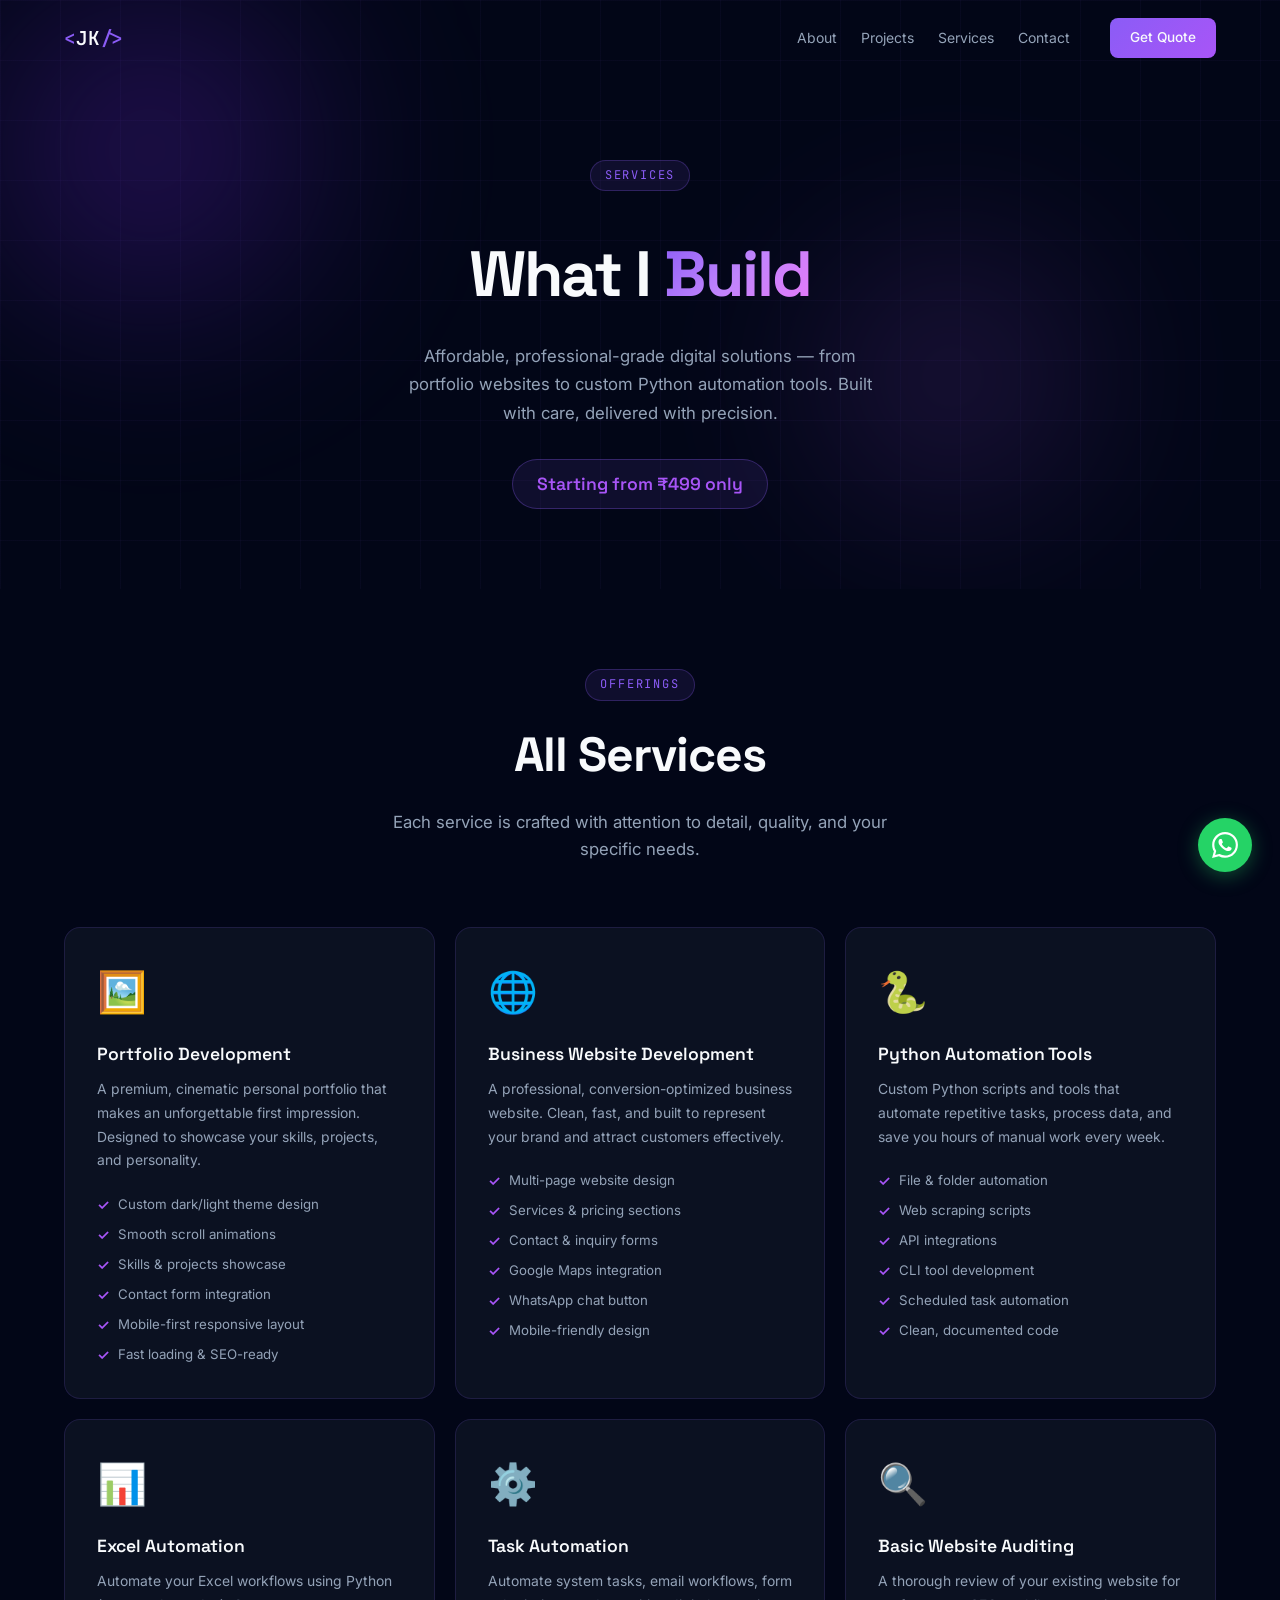
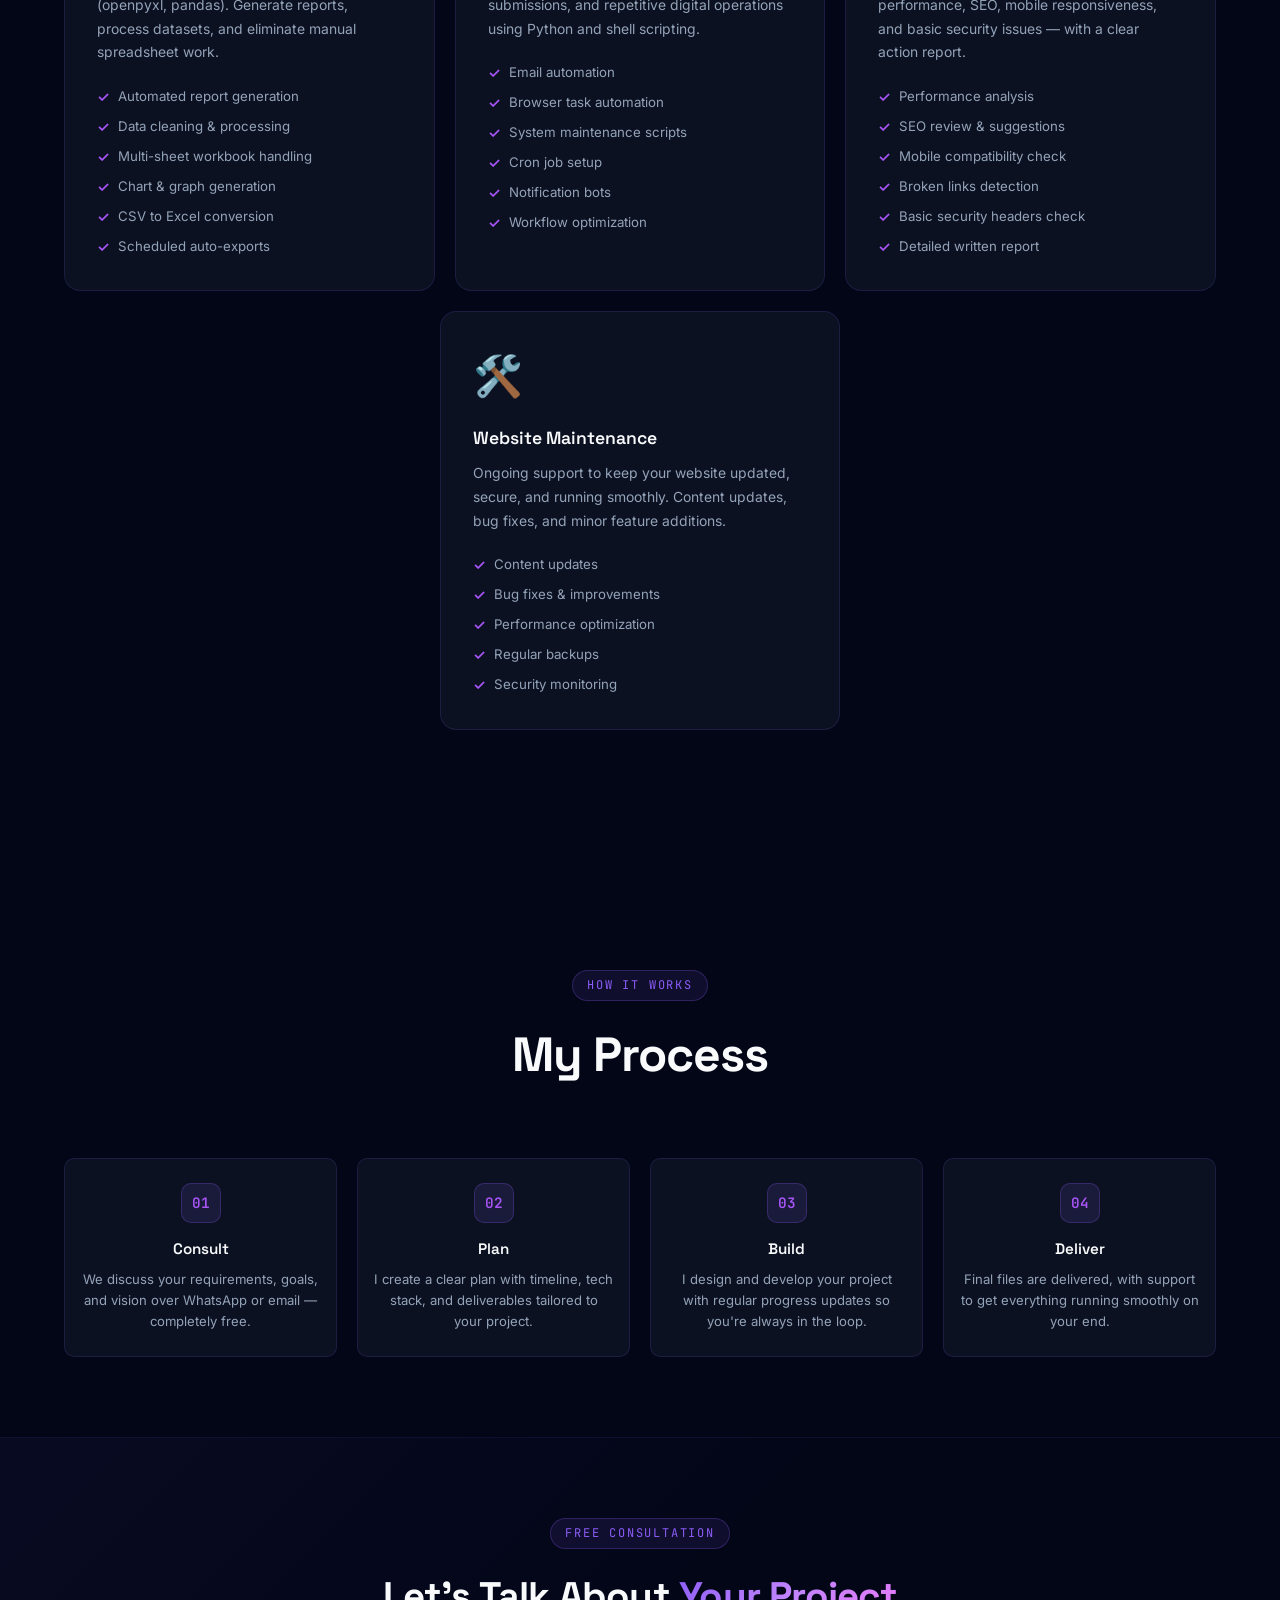
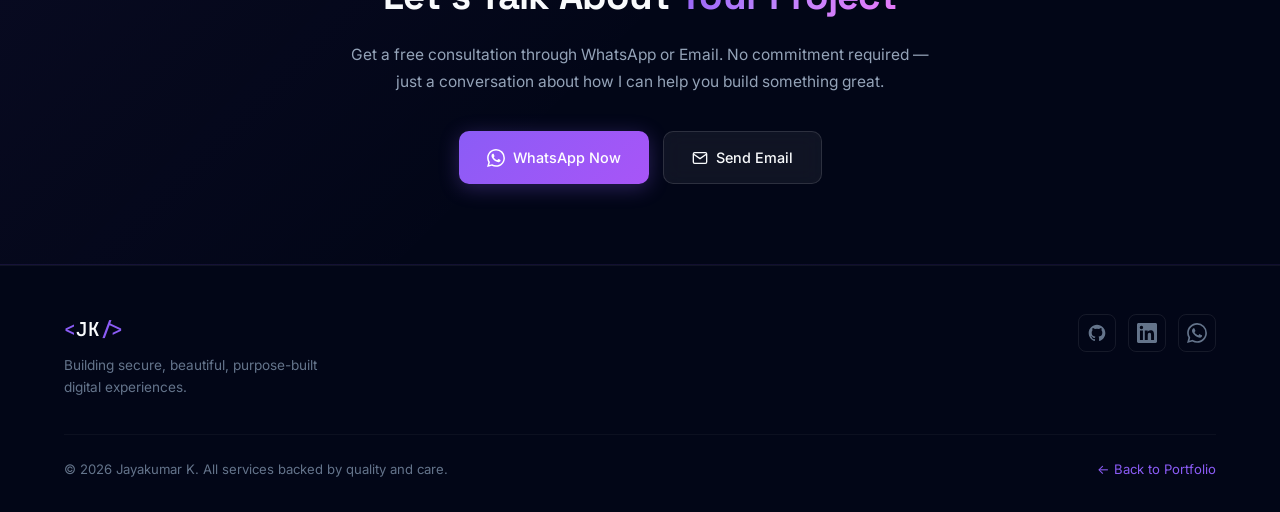
<file: services.html>
<!DOCTYPE html>
<html lang="en">
<head>
  <meta charset="UTF-8" />
  <meta name="viewport" content="width=device-width, initial-scale=1.0" />
  <title>Services — Jayakumar K</title>
  <meta name="description" content="Freelance services by Jayakumar K: Portfolio development, business websites, Python automation, and more. Starting from ₹499." />
  <link rel="preconnect" href="https://fonts.googleapis.com" />
  <link rel="preconnect" href="https://fonts.gstatic.com" crossorigin />
  <link href="https://fonts.googleapis.com/css2?family=Space+Grotesk:wght@300;400;500;600;700&family=Inter:wght@300;400;500;600&family=JetBrains+Mono:wght@400;500&display=swap" rel="stylesheet" />
  <link rel="stylesheet" href="style.css" />
  <style>
    /* Services Page Extra Styles */
    .services-hero {
      padding: 160px 0 80px;
      text-align: center;
      position: relative;
      overflow: hidden;
    }

    .services-hero .hero-bg { position: absolute; inset: 0; pointer-events: none; }

    .services-hero-content { position: relative; z-index: 1; }

    .services-hero h1 {
      font-family: var(--font-head);
      font-size: clamp(2.5rem, 5vw, 4rem);
      font-weight: 700;
      letter-spacing: -0.03em;
      margin: 16px 0;
    }

    .services-hero p {
      font-size: 1.05rem;
      color: var(--text-2);
      max-width: 500px;
      margin: 0 auto 32px;
      line-height: 1.7;
    }

    .price-badge {
      display: inline-block;
      font-family: var(--font-head);
      font-size: 1.1rem;
      font-weight: 600;
      color: var(--purple-glow);
      background: rgba(139, 92, 246, 0.1);
      border: 1px solid rgba(139, 92, 246, 0.3);
      padding: 10px 24px;
      border-radius: 100px;
    }

    /* Services Full Grid */
    .services-full {
      padding: 80px 0;
    }

    .services-full-grid {
      display: grid;
      grid-template-columns: repeat(3, 1fr);
      gap: 20px;
      margin-bottom: 80px;
    }

    .service-full-card {
      background: var(--card-bg);
      border: 1px solid var(--card-border);
      border-radius: var(--radius);
      padding: 32px;
      backdrop-filter: blur(10px);
      transition: var(--transition);
    }

    .service-full-card:hover {
      border-color: rgba(139, 92, 246, 0.3);
      transform: translateY(-4px);
      box-shadow: var(--shadow-purple);
    }

    .service-full-card .icon {
      font-size: 2.5rem;
      margin-bottom: 16px;
    }

    .service-full-card h3 {
      font-family: var(--font-head);
      font-size: 1.1rem;
      font-weight: 600;
      color: var(--text);
      margin-bottom: 10px;
    }

    .service-full-card p {
      font-size: 0.87rem;
      color: var(--text-2);
      line-height: 1.7;
      margin-bottom: 20px;
    }

    .service-features {
      list-style: none;
      display: flex;
      flex-direction: column;
      gap: 7px;
    }

    .service-features li {
      font-size: 0.83rem;
      color: var(--text-2);
      display: flex;
      align-items: center;
      gap: 8px;
    }

    .service-features li::before {
      content: '✓';
      color: var(--purple-glow);
      font-weight: 600;
      font-size: 0.9rem;
    }

    /* Consultation Section */
    .consultation {
      padding: 80px 0;
      background: linear-gradient(135deg, rgba(139, 92, 246, 0.05) 0%, transparent 50%);
      border-top: 1px solid rgba(139, 92, 246, 0.1);
      border-bottom: 1px solid rgba(139, 92, 246, 0.1);
    }

    .consultation-inner {
      text-align: center;
      max-width: 600px;
      margin: 0 auto;
    }

    .consultation-inner h2 {
      font-family: var(--font-head);
      font-size: clamp(1.8rem, 3vw, 2.5rem);
      font-weight: 700;
      letter-spacing: -0.02em;
      margin-bottom: 16px;
    }

    .consultation-inner p {
      font-size: 0.97rem;
      color: var(--text-2);
      line-height: 1.7;
      margin-bottom: 36px;
    }

    .consult-btns {
      display: flex;
      gap: 14px;
      justify-content: center;
      flex-wrap: wrap;
    }

    /* Process Section */
    .process {
      padding: 80px 0;
    }

    .process-grid {
      display: grid;
      grid-template-columns: repeat(4, 1fr);
      gap: 20px;
      margin-top: 48px;
    }

    .process-step {
      text-align: center;
      padding: 24px 16px;
      background: var(--card-bg);
      border: 1px solid var(--card-border);
      border-radius: var(--radius-sm);
      backdrop-filter: blur(10px);
      transition: var(--transition);
    }

    .process-step:hover {
      border-color: rgba(139, 92, 246, 0.25);
      transform: translateY(-3px);
    }

    .step-num {
      display: inline-flex;
      align-items: center;
      justify-content: center;
      width: 40px;
      height: 40px;
      border-radius: 10px;
      background: rgba(139, 92, 246, 0.12);
      border: 1px solid rgba(139, 92, 246, 0.25);
      font-family: var(--font-mono);
      font-size: 0.9rem;
      font-weight: 600;
      color: var(--purple-glow);
      margin-bottom: 14px;
    }

    .process-step h4 {
      font-family: var(--font-head);
      font-size: 0.95rem;
      font-weight: 600;
      color: var(--text);
      margin-bottom: 8px;
    }

    .process-step p {
      font-size: 0.82rem;
      color: var(--text-2);
      line-height: 1.6;
    }

    @media (max-width: 900px) {
      .services-full-grid { grid-template-columns: 1fr; }
      .process-grid { grid-template-columns: repeat(2, 1fr); }
    }

    @media (max-width: 600px) {
      .process-grid { grid-template-columns: 1fr; }
    }
  </style>
</head>
<body>

  <!-- ========== NAVBAR ========== -->
  <nav class="navbar scrolled" id="navbar">
    <div class="nav-container">
      <a href="index.html" class="nav-logo">
        <span class="logo-bracket">&lt;</span>JK<span class="logo-bracket">/&gt;</span>
      </a>
      <ul class="nav-links" id="navLinks">
        <li><a href="index.html#about" class="nav-link">About</a></li>
        <li><a href="index.html#projects" class="nav-link">Projects</a></li>
        <li><a href="#services-list" class="nav-link">Services</a></li>
        <li><a href="index.html#contact" class="nav-link">Contact</a></li>
      </ul>
      <a href="https://wa.me/916382109933" target="_blank" class="nav-cta">Get Quote</a>
      <button class="hamburger" id="hamburger" aria-label="Toggle menu">
        <span></span><span></span><span></span>
      </button>
    </div>
  </nav>

  <!-- ========== HERO ========== -->
  <section class="services-hero">
    <div class="hero-bg">
      <div class="gradient-orb orb-1"></div>
      <div class="gradient-orb orb-2"></div>
      <div class="grid-overlay"></div>
    </div>

    <div class="container services-hero-content">
      <div class="reveal-up">
        <span class="section-tag">Services</span>
        <h1>What I <span class="gradient-text">Build</span></h1>
        <p>Affordable, professional-grade digital solutions — from portfolio websites to custom Python automation tools. Built with care, delivered with precision.</p>
        <div class="price-badge">Starting from ₹499 only</div>
      </div>
    </div>
  </section>

  <!-- ========== SERVICES LIST ========== -->
  <section class="services-full" id="services-list">
    <div class="container">
      <div class="section-header reveal-up">
        <span class="section-tag">Offerings</span>
        <h2 class="section-title">All Services</h2>
        <p class="section-desc">Each service is crafted with attention to detail, quality, and your specific needs.</p>
      </div>

      <div class="services-full-grid">

        <!-- Portfolio Development -->
        <div class="service-full-card reveal-up delay-1">
          <div class="icon">🖼️</div>
          <h3>Portfolio Development</h3>
          <p>A premium, cinematic personal portfolio that makes an unforgettable first impression. Designed to showcase your skills, projects, and personality.</p>
          <ul class="service-features">
            <li>Custom dark/light theme design</li>
            <li>Smooth scroll animations</li>
            <li>Skills & projects showcase</li>
            <li>Contact form integration</li>
            <li>Mobile-first responsive layout</li>
            <li>Fast loading & SEO-ready</li>
          </ul>
        </div>

        <!-- Business Website -->
        <div class="service-full-card reveal-up delay-2">
          <div class="icon">🌐</div>
          <h3>Business Website Development</h3>
          <p>A professional, conversion-optimized business website. Clean, fast, and built to represent your brand and attract customers effectively.</p>
          <ul class="service-features">
            <li>Multi-page website design</li>
            <li>Services & pricing sections</li>
            <li>Contact & inquiry forms</li>
            <li>Google Maps integration</li>
            <li>WhatsApp chat button</li>
            <li>Mobile-friendly design</li>
          </ul>
        </div>

        <!-- Python Automation Tools -->
        <div class="service-full-card reveal-up delay-3">
          <div class="icon">🐍</div>
          <h3>Python Automation Tools</h3>
          <p>Custom Python scripts and tools that automate repetitive tasks, process data, and save you hours of manual work every week.</p>
          <ul class="service-features">
            <li>File & folder automation</li>
            <li>Web scraping scripts</li>
            <li>API integrations</li>
            <li>CLI tool development</li>
            <li>Scheduled task automation</li>
            <li>Clean, documented code</li>
          </ul>
        </div>

        <!-- Excel Automation -->
        <div class="service-full-card reveal-up delay-1">
          <div class="icon">📊</div>
          <h3>Excel Automation</h3>
          <p>Automate your Excel workflows using Python (openpyxl, pandas). Generate reports, process datasets, and eliminate manual spreadsheet work.</p>
          <ul class="service-features">
            <li>Automated report generation</li>
            <li>Data cleaning & processing</li>
            <li>Multi-sheet workbook handling</li>
            <li>Chart & graph generation</li>
            <li>CSV to Excel conversion</li>
            <li>Scheduled auto-exports</li>
          </ul>
        </div>

        <!-- Task Automation -->
        <div class="service-full-card reveal-up delay-2">
          <div class="icon">⚙️</div>
          <h3>Task Automation</h3>
          <p>Automate system tasks, email workflows, form submissions, and repetitive digital operations using Python and shell scripting.</p>
          <ul class="service-features">
            <li>Email automation</li>
            <li>Browser task automation</li>
            <li>System maintenance scripts</li>
            <li>Cron job setup</li>
            <li>Notification bots</li>
            <li>Workflow optimization</li>
          </ul>
        </div>

        <!-- Website Auditing -->
        <div class="service-full-card reveal-up delay-3">
          <div class="icon">🔍</div>
          <h3>Basic Website Auditing</h3>
          <p>A thorough review of your existing website for performance, SEO, mobile responsiveness, and basic security issues — with a clear action report.</p>
          <ul class="service-features">
            <li>Performance analysis</li>
            <li>SEO review & suggestions</li>
            <li>Mobile compatibility check</li>
            <li>Broken links detection</li>
            <li>Basic security headers check</li>
            <li>Detailed written report</li>
          </ul>
        </div>

        <!-- Website Maintenance -->
        <div class="service-full-card reveal-up delay-1" style="grid-column: 1 / -1; max-width: 400px; margin: 0 auto;">
          <div class="icon">🛠️</div>
          <h3>Website Maintenance</h3>
          <p>Ongoing support to keep your website updated, secure, and running smoothly. Content updates, bug fixes, and minor feature additions.</p>
          <ul class="service-features">
            <li>Content updates</li>
            <li>Bug fixes & improvements</li>
            <li>Performance optimization</li>
            <li>Regular backups</li>
            <li>Security monitoring</li>
          </ul>
        </div>

      </div>
    </div>
  </section>

  <!-- ========== PROCESS ========== -->
  <section class="process">
    <div class="container">
      <div class="section-header reveal-up">
        <span class="section-tag">How it works</span>
        <h2 class="section-title">My Process</h2>
      </div>

      <div class="process-grid">
        <div class="process-step reveal-up delay-1">
          <div class="step-num">01</div>
          <h4>Consult</h4>
          <p>We discuss your requirements, goals, and vision over WhatsApp or email — completely free.</p>
        </div>
        <div class="process-step reveal-up delay-2">
          <div class="step-num">02</div>
          <h4>Plan</h4>
          <p>I create a clear plan with timeline, tech stack, and deliverables tailored to your project.</p>
        </div>
        <div class="process-step reveal-up delay-3">
          <div class="step-num">03</div>
          <h4>Build</h4>
          <p>I design and develop your project with regular progress updates so you're always in the loop.</p>
        </div>
        <div class="process-step reveal-up delay-4">
          <div class="step-num">04</div>
          <h4>Deliver</h4>
          <p>Final files are delivered, with support to get everything running smoothly on your end.</p>
        </div>
      </div>
    </div>
  </section>

  <!-- ========== CONSULTATION CTA ========== -->
  <section class="consultation">
    <div class="container">
      <div class="consultation-inner reveal-up">
        <span class="section-tag">Free Consultation</span>
        <h2>Let's Talk About <span class="gradient-text">Your Project</span></h2>
        <p>Get a free consultation through WhatsApp or Email. No commitment required — just a conversation about how I can help you build something great.</p>
        <div class="consult-btns">
          <a href="https://wa.me/916382109933?text=Hi%20Jayakumar%2C%20I%27d%20like%20a%20free%20consultation%20about%20your%20services." target="_blank" class="btn btn-primary">
            <svg width="18" height="18" viewBox="0 0 24 24" fill="currentColor"><path d="M17.472 14.382c-.297-.149-1.758-.867-2.03-.967-.273-.099-.471-.148-.67.15-.197.297-.767.966-.94 1.164-.173.199-.347.223-.644.075-.297-.15-1.255-.463-2.39-1.475-.883-.788-1.48-1.761-1.653-2.059-.173-.297-.018-.458.13-.606.134-.133.298-.347.446-.52.149-.174.198-.298.298-.497.099-.198.05-.371-.025-.52-.075-.149-.669-1.612-.916-2.207-.242-.579-.487-.5-.669-.51-.173-.008-.371-.01-.57-.01-.198 0-.52.074-.792.372-.272.297-1.04 1.016-1.04 2.479 0 1.462 1.065 2.875 1.213 3.074.149.198 2.096 3.2 5.077 4.487.709.306 1.262.489 1.694.625.712.227 1.36.195 1.871.118.571-.085 1.758-.719 2.006-1.413.248-.694.248-1.289.173-1.413-.074-.124-.272-.198-.57-.347m-5.421 7.403h-.004a9.87 9.87 0 01-5.031-1.378l-.361-.214-3.741.982.998-3.648-.235-.374a9.86 9.86 0 01-1.51-5.26c.001-5.45 4.436-9.884 9.888-9.884 2.64 0 5.122 1.03 6.988 2.898a9.825 9.825 0 012.893 6.994c-.003 5.45-4.437 9.884-9.885 9.884m8.413-18.297A11.815 11.815 0 0012.05 0C5.495 0 .16 5.335.157 11.892c0 2.096.547 4.142 1.588 5.945L.057 24l6.305-1.654a11.882 11.882 0 005.683 1.448h.005c6.554 0 11.89-5.335 11.893-11.893a11.821 11.821 0 00-3.48-8.413z"/></svg>
            WhatsApp Now
          </a>
          <a href="mailto:jayakumar.ethicalhacker@gmail.com?subject=Service%20Inquiry&body=Hi%20Jayakumar%2C%20I'm%20interested%20in%20your%20services." class="btn btn-glass">
            <svg width="16" height="16" viewBox="0 0 24 24" fill="none" stroke="currentColor" stroke-width="2"><path d="M4 4h16c1.1 0 2 .9 2 2v12c0 1.1-.9 2-2 2H4c-1.1 0-2-.9-2-2V6c0-1.1.9-2 2-2z"/><polyline points="22,6 12,13 2,6"/></svg>
            Send Email
          </a>
        </div>
      </div>
    </div>
  </section>

  <!-- ========== FOOTER ========== -->
  <footer class="footer">
    <div class="container">
      <div class="footer-inner">
        <div class="footer-brand">
          <a href="index.html" class="nav-logo">
            <span class="logo-bracket">&lt;</span>JK<span class="logo-bracket">/&gt;</span>
          </a>
          <p class="footer-tagline">Building secure, beautiful, purpose-built digital experiences.</p>
        </div>

        <div class="footer-socials">
          <a href="https://github.com/jayakumar-hacker" target="_blank" class="social-link" aria-label="GitHub">
            <svg width="20" height="20" viewBox="0 0 24 24" fill="currentColor"><path d="M12 2C6.477 2 2 6.477 2 12c0 4.418 2.865 8.165 6.839 9.49.5.09.682-.217.682-.482 0-.237-.009-.868-.013-1.703-2.782.605-3.369-1.34-3.369-1.34-.454-1.156-1.11-1.463-1.11-1.463-.908-.62.069-.608.069-.608 1.003.07 1.531 1.031 1.531 1.031.892 1.53 2.341 1.088 2.91.832.092-.647.35-1.088.636-1.338-2.22-.253-4.555-1.11-4.555-4.943 0-1.091.39-1.984 1.029-2.682-.103-.254-.446-1.27.098-2.646 0 0 .84-.269 2.75 1.025A9.578 9.578 0 0112 6.836a9.59 9.59 0 012.504.337c1.909-1.294 2.747-1.025 2.747-1.025.546 1.376.203 2.394.1 2.646.64.699 1.026 1.591 1.026 2.682 0 3.841-2.337 4.687-4.565 4.935.359.308.678.919.678 1.852 0 1.335-.012 2.415-.012 2.741 0 .267.18.577.688.48C19.138 20.161 22 16.416 22 12c0-5.523-4.477-10-10-10z"/></svg>
          </a>
          <a href="https://linkedin.com/in/jayakumar-csecs" target="_blank" class="social-link" aria-label="LinkedIn">
            <svg width="20" height="20" viewBox="0 0 24 24" fill="currentColor"><path d="M20.447 20.452h-3.554v-5.569c0-1.328-.027-3.037-1.852-3.037-1.853 0-2.136 1.445-2.136 2.939v5.667H9.351V9h3.414v1.561h.046c.477-.9 1.637-1.85 3.37-1.85 3.601 0 4.267 2.37 4.267 5.455v6.286zM5.337 7.433a2.062 2.062 0 01-2.063-2.065 2.064 2.064 0 112.063 2.065zm1.782 13.019H3.555V9h3.564v11.452zM22.225 0H1.771C.792 0 0 .774 0 1.729v20.542C0 23.227.792 24 1.771 24h20.451C23.2 24 24 23.227 24 22.271V1.729C24 .774 23.2 0 22.222 0h.003z"/></svg>
          </a>
          <a href="https://wa.me/916382109933?text=Hello%20Jayakumar%20K%2C%0A%0AI%20reviewed%20your%20portfolio%20and%20would%20like%20to%20discuss%20a%20project%20opportunity." target="_blank" class="social-link" aria-label="WhatsApp">
            <svg width="20" height="20" viewBox="0 0 24 24" fill="currentColor"><path d="M17.472 14.382c-.297-.149-1.758-.867-2.03-.967-.273-.099-.471-.148-.67.15-.197.297-.767.966-.94 1.164-.173.199-.347.223-.644.075-.297-.15-1.255-.463-2.39-1.475-.883-.788-1.48-1.761-1.653-2.059-.173-.297-.018-.458.13-.606.134-.133.298-.347.446-.52.149-.174.198-.298.298-.497.099-.198.05-.371-.025-.52-.075-.149-.669-1.612-.916-2.207-.242-.579-.487-.5-.669-.51-.173-.008-.371-.01-.57-.01-.198 0-.52.074-.792.372-.272.297-1.04 1.016-1.04 2.479 0 1.462 1.065 2.875 1.213 3.074.149.198 2.096 3.2 5.077 4.487.709.306 1.262.489 1.694.625.712.227 1.36.195 1.871.118.571-.085 1.758-.719 2.006-1.413.248-.694.248-1.289.173-1.413-.074-.124-.272-.198-.57-.347m-5.421 7.403h-.004a9.87 9.87 0 01-5.031-1.378l-.361-.214-3.741.982.998-3.648-.235-.374a9.86 9.86 0 01-1.51-5.26c.001-5.45 4.436-9.884 9.888-9.884 2.64 0 5.122 1.03 6.988 2.898a9.825 9.825 0 012.893 6.994c-.003 5.45-4.437 9.884-9.885 9.884m8.413-18.297A11.815 11.815 0 0012.05 0C5.495 0 .16 5.335.157 11.892c0 2.096.547 4.142 1.588 5.945L.057 24l6.305-1.654a11.882 11.882 0 005.683 1.448h.005c6.554 0 11.89-5.335 11.893-11.893a11.821 11.821 0 00-3.48-8.413z"/></svg>
          </a>
        </div>
      </div>
      <div class="footer-bottom">
        <p>© 2026 Jayakumar K. All services backed by quality and care.</p>
        <a href="index.html" class="footer-link">← Back to Portfolio</a>
      </div>
    </div>
  </footer>

  <!-- WhatsApp Float -->
  <a href="https://wa.me/916382109933?text=Hello%20Jayakumar%20K%2C%0A%0AI%20reviewed%20your%20portfolio%20and%20would%20like%20to%20discuss%20a%20project%20opportunity." target="_blank" class="whatsapp-float" aria-label="Chat on WhatsApp">
    <svg width="26" height="26" viewBox="0 0 24 24" fill="currentColor"><path d="M17.472 14.382c-.297-.149-1.758-.867-2.03-.967-.273-.099-.471-.148-.67.15-.197.297-.767.966-.94 1.164-.173.199-.347.223-.644.075-.297-.15-1.255-.463-2.39-1.475-.883-.788-1.48-1.761-1.653-2.059-.173-.297-.018-.458.13-.606.134-.133.298-.347.446-.52.149-.174.198-.298.298-.497.099-.198.05-.371-.025-.52-.075-.149-.669-1.612-.916-2.207-.242-.579-.487-.5-.669-.51-.173-.008-.371-.01-.57-.01-.198 0-.52.074-.792.372-.272.297-1.04 1.016-1.04 2.479 0 1.462 1.065 2.875 1.213 3.074.149.198 2.096 3.2 5.077 4.487.709.306 1.262.489 1.694.625.712.227 1.36.195 1.871.118.571-.085 1.758-.719 2.006-1.413.248-.694.248-1.289.173-1.413-.074-.124-.272-.198-.57-.347m-5.421 7.403h-.004a9.87 9.87 0 01-5.031-1.378l-.361-.214-3.741.982.998-3.648-.235-.374a9.86 9.86 0 01-1.51-5.26c.001-5.45 4.436-9.884 9.888-9.884 2.64 0 5.122 1.03 6.988 2.898a9.825 9.825 0 012.893 6.994c-.003 5.45-4.437 9.884-9.885 9.884m8.413-18.297A11.815 11.815 0 0012.05 0C5.495 0 .16 5.335.157 11.892c0 2.096.547 4.142 1.588 5.945L.057 24l6.305-1.654a11.882 11.882 0 005.683 1.448h.005c6.554 0 11.89-5.335 11.893-11.893a11.821 11.821 0 00-3.48-8.413z"/></svg>
  </a>

  <script>
    // Navbar scroll
    const navbar = document.getElementById('navbar');
    window.addEventListener('scroll', () => {
      navbar.classList.toggle('scrolled', window.scrollY > 50);
    }, { passive: true });

    // Hamburger
    const hamburger = document.getElementById('hamburger');
    const navLinks = document.getElementById('navLinks');
    hamburger.addEventListener('click', () => {
      hamburger.classList.toggle('active');
      navLinks.classList.toggle('open');
    });

    // Scroll reveal
    const observer = new IntersectionObserver(
      entries => entries.forEach(e => { if (e.isIntersecting) { e.target.classList.add('visible'); observer.unobserve(e.target); } }),
      { threshold: 0.12 }
    );
    document.querySelectorAll('.reveal-up').forEach(el => observer.observe(el));
  </script>
</body>
</html>
</file>
<file: style.css>
/* ============================================
   JAYAKUMAR K — PORTFOLIO
   ============================================ */

/* ===== CSS Variables ===== */
:root {
  --bg: #020617;
  --bg-2: #0f172a;
  --card-bg: rgba(17, 24, 39, 0.7);
  --card-border: rgba(139, 92, 246, 0.15);
  --purple: #8b5cf6;
  --purple-glow: #a855f7;
  --purple-dim: #6d28d9;
  --purple-muted: rgba(139, 92, 246, 0.1);
  --text: #f8fafc;
  --text-2: #94a3b8;
  --text-3: #64748b;
  --white: #ffffff;
  --radius: 16px;
  --radius-sm: 10px;
  --transition: all 0.35s cubic-bezier(0.4, 0, 0.2, 1);
  --font-head: 'Space Grotesk', sans-serif;
  --font-body: 'Inter', sans-serif;
  --font-mono: 'JetBrains Mono', monospace;
  --shadow-purple: 0 0 40px rgba(139, 92, 246, 0.15);
  --shadow-card: 0 4px 40px rgba(0, 0, 0, 0.4);
}

/* ===== Reset & Base ===== */
*, *::before, *::after {
  margin: 0;
  padding: 0;
  box-sizing: border-box;
}

html {
  scroll-behavior: smooth;
  font-size: 16px;
}

body {
  background-color: var(--bg);
  color: var(--text);
  font-family: var(--font-body);
  line-height: 1.6;
  overflow-x: hidden;
  -webkit-font-smoothing: antialiased;
}

a { text-decoration: none; color: inherit; }
img { max-width: 100%; display: block; }
button { cursor: pointer; border: none; background: none; font-family: inherit; }
ul { list-style: none; }

/* ===== Scrollbar ===== */
::-webkit-scrollbar { width: 4px; }
::-webkit-scrollbar-track { background: var(--bg); }
::-webkit-scrollbar-thumb { background: var(--purple-dim); border-radius: 4px; }

/* ===== Container ===== */
.container {
  max-width: 1200px;
  margin: 0 auto;
  padding: 0 24px;
}

/* ===== Section shared styles ===== */
section { padding: 100px 0; }

.section-header {
  text-align: center;
  margin-bottom: 64px;
}

.section-tag {
  display: inline-block;
  font-family: var(--font-mono);
  font-size: 12px;
  letter-spacing: 0.15em;
  text-transform: uppercase;
  color: var(--purple);
  background: var(--purple-muted);
  border: 1px solid rgba(139, 92, 246, 0.25);
  padding: 5px 14px;
  border-radius: 100px;
  margin-bottom: 16px;
}

.section-title {
  font-family: var(--font-head);
  font-size: clamp(2rem, 4vw, 3rem);
  font-weight: 700;
  color: var(--text);
  letter-spacing: -0.02em;
  margin-bottom: 16px;
}

.section-desc {
  font-size: 1.05rem;
  color: var(--text-2);
  max-width: 520px;
  margin: 0 auto;
}

/* ===== Gradient text ===== */
.gradient-text {
  background: linear-gradient(135deg, #8b5cf6 0%, #c084fc 50%, #e879f9 100%);
  -webkit-background-clip: text;
  -webkit-text-fill-color: transparent;
  background-clip: text;
}

/* ===== Buttons ===== */
.btn {
  display: inline-flex;
  align-items: center;
  gap: 8px;
  padding: 14px 28px;
  border-radius: 10px;
  font-family: var(--font-body);
  font-size: 0.9rem;
  font-weight: 500;
  transition: var(--transition);
  position: relative;
  overflow: hidden;
}

.btn-primary {
  background: linear-gradient(135deg, var(--purple), var(--purple-glow));
  color: white;
  box-shadow: 0 4px 20px rgba(139, 92, 246, 0.3);
}

.btn-primary:hover {
  transform: translateY(-2px);
  box-shadow: 0 8px 30px rgba(139, 92, 246, 0.45);
}

.btn-glass {
  background: rgba(255, 255, 255, 0.06);
  color: var(--text);
  border: 1px solid rgba(255, 255, 255, 0.12);
  backdrop-filter: blur(10px);
}

.btn-glass:hover {
  background: rgba(255, 255, 255, 0.1);
  border-color: rgba(139, 92, 246, 0.4);
  transform: translateY(-2px);
}

.btn-full { width: 100%; justify-content: center; }

/* ===== Reveal animations ===== */
.reveal-up {
  opacity: 0;
  transform: translateY(32px);
  transition: opacity 0.7s cubic-bezier(0.4, 0, 0.2, 1), transform 0.7s cubic-bezier(0.4, 0, 0.2, 1);
}

.reveal-right {
  opacity: 0;
  transform: translateX(40px);
  transition: opacity 0.8s cubic-bezier(0.4, 0, 0.2, 1), transform 0.8s cubic-bezier(0.4, 0, 0.2, 1);
}

.reveal-up.visible, .reveal-right.visible {
  opacity: 1;
  transform: translate(0);
}

.delay-1 { transition-delay: 0.1s; }
.delay-2 { transition-delay: 0.2s; }
.delay-3 { transition-delay: 0.3s; }
.delay-4 { transition-delay: 0.4s; }
.delay-5 { transition-delay: 0.5s; }
.delay-6 { transition-delay: 0.6s; }

/* ============================================
   NAVBAR
   ============================================ */
.navbar {
  position: fixed;
  top: 0;
  left: 0;
  right: 0;
  z-index: 1000;
  padding: 18px 0;
  transition: var(--transition);
}

.navbar.scrolled {
  background: rgba(2, 6, 23, 0.85);
  backdrop-filter: blur(20px);
  -webkit-backdrop-filter: blur(20px);
  border-bottom: 1px solid rgba(139, 92, 246, 0.1);
  padding: 12px 0;
}

.nav-container {
  max-width: 1200px;
  margin: 0 auto;
  padding: 0 24px;
  display: flex;
  align-items: center;
  gap: 40px;
}

.nav-logo {
  font-family: var(--font-mono);
  font-size: 1.2rem;
  font-weight: 600;
  color: var(--text);
  margin-right: auto;
}

.logo-bracket { color: var(--purple); }

.nav-links {
  display: flex;
  align-items: center;
  gap: 32px;
}

.nav-link {
  font-size: 0.875rem;
  font-weight: 400;
  color: var(--text-2);
  transition: var(--transition);
  position: relative;
}

.nav-link::after {
  content: '';
  position: absolute;
  bottom: -4px;
  left: 0;
  width: 0;
  height: 1px;
  background: var(--purple);
  transition: width 0.3s ease;
}

.nav-link:hover {
  color: var(--text);
}

.nav-link:hover::after { width: 100%; }

.nav-cta {
  font-size: 0.85rem;
  font-weight: 500;
  color: var(--text);
  background: linear-gradient(135deg, var(--purple), var(--purple-glow));
  padding: 9px 20px;
  border-radius: 8px;
  transition: var(--transition);
}

.nav-cta:hover {
  transform: translateY(-1px);
  box-shadow: 0 4px 16px rgba(139, 92, 246, 0.4);
}

.hamburger {
  display: none;
  flex-direction: column;
  gap: 5px;
  padding: 4px;
  cursor: pointer;
  margin-left: auto;
}

.hamburger span {
  display: block;
  width: 22px;
  height: 2px;
  background: var(--text-2);
  border-radius: 2px;
  transition: var(--transition);
}

.hamburger.active span:nth-child(1) { transform: rotate(45deg) translate(5px, 5px); }
.hamburger.active span:nth-child(2) { opacity: 0; }
.hamburger.active span:nth-child(3) { transform: rotate(-45deg) translate(5px, -5px); }

/* ============================================
   HERO SECTION
   ============================================ */
.hero {
  min-height: 100vh;
  display: flex;
  align-items: center;
  position: relative;
  overflow: hidden;
  padding: 120px 0 80px;
}

/* Background */
.hero-bg {
  position: absolute;
  inset: 0;
  z-index: 0;
  pointer-events: none;
}

.gradient-orb {
  position: absolute;
  border-radius: 50%;
  filter: blur(80px);
  opacity: 0.35;
  animation: float-orb 8s ease-in-out infinite;
}

.orb-1 {
  width: 500px;
  height: 500px;
  background: radial-gradient(circle, #6d28d9 0%, transparent 70%);
  top: -100px;
  left: -100px;
  animation-delay: 0s;
}

.orb-2 {
  width: 400px;
  height: 400px;
  background: radial-gradient(circle, #a855f7 0%, transparent 70%);
  top: 30%;
  right: 10%;
  animation-delay: -3s;
  opacity: 0.2;
}

.orb-3 {
  width: 300px;
  height: 300px;
  background: radial-gradient(circle, #7c3aed 0%, transparent 70%);
  bottom: 10%;
  left: 30%;
  animation-delay: -5s;
  opacity: 0.15;
}

.grid-overlay {
  position: absolute;
  inset: 0;
  background-image:
    linear-gradient(rgba(139, 92, 246, 0.04) 1px, transparent 1px),
    linear-gradient(90deg, rgba(139, 92, 246, 0.04) 1px, transparent 1px);
  background-size: 60px 60px;
}

@keyframes float-orb {
  0%, 100% { transform: translate(0, 0) scale(1); }
  33% { transform: translate(20px, -30px) scale(1.05); }
  66% { transform: translate(-15px, 20px) scale(0.95); }
}

/* Hero Content */
.hero-container {
  max-width: 1200px;
  margin: 0 auto;
  padding: 0 24px;
  display: grid;
  grid-template-columns: 1fr 1fr;
  align-items: center;
  gap: 60px;
  position: relative;
  z-index: 1;
}

.hero-badge {
  display: inline-flex;
  align-items: center;
  gap: 8px;
  font-family: var(--font-mono);
  font-size: 0.8rem;
  color: var(--text-2);
  background: rgba(17, 24, 39, 0.8);
  border: 1px solid rgba(139, 92, 246, 0.2);
  padding: 7px 14px;
  border-radius: 100px;
  margin-bottom: 28px;
}

.badge-dot {
  width: 7px;
  height: 7px;
  background: #22c55e;
  border-radius: 50%;
  animation: pulse-dot 2s infinite;
}

@keyframes pulse-dot {
  0%, 100% { box-shadow: 0 0 0 0 rgba(34, 197, 94, 0.4); }
  50% { box-shadow: 0 0 0 6px rgba(34, 197, 94, 0); }
}

.hero-name {
  font-family: var(--font-head);
  font-size: clamp(3rem, 6vw, 5rem);
  font-weight: 700;
  letter-spacing: -0.03em;
  line-height: 1.05;
  margin-bottom: 16px;
  display: block;
}

/* .name-line { display: flex; } */

.hero-role {
  font-family: var(--font-mono);
  font-size: 1rem;
  color: var(--purple);
  letter-spacing: 0.05em;
  margin-bottom: 24px;
}

.hero-subtitle {
  font-size: 1.05rem;
  color: var(--text-2);
  line-height: 1.9;
  margin-bottom: 36px;
}

.hero-actions {
  display: flex;
  gap: 14px;
  margin-bottom: 48px;
}

.hero-stats {
  display: flex;
  align-items: center;
  gap: 28px;
}

.stat-num {
  display: block;
  font-family: var(--font-head);
  font-size: 1.4rem;
  font-weight: 700;
  color: var(--text);
}

.stat-label {
  font-size: 0.75rem;
  color: var(--text-3);
  text-transform: uppercase;
  letter-spacing: 0.1em;
}

.stat-divider {
  width: 1px;
  height: 36px;
  background: rgba(255, 255, 255, 0.1);
}

/* Hero Image */
.hero-image-wrap {
  position: relative;
  display: flex;
  align-items: center;
  justify-content: center;
}

.image-glow {
  position: absolute;
  width: 320px;
  height: 320px;
  background: radial-gradient(circle, rgba(139, 92, 246, 0.25) 0%, transparent 70%);
  border-radius: 50%;
  filter: blur(40px);
  animation: float-orb 6s ease-in-out infinite;
}

.image-frame {
  position: relative;
  z-index: 1;
  width: 280px;
  height: 340px;
  border-radius: 24px;
  background: linear-gradient(145deg, rgba(17, 24, 39, 0.9), rgba(9, 15, 30, 0.95));
  border: 1px solid rgba(139, 92, 246, 0.25);
  box-shadow: 0 0 60px rgba(139, 92, 246, 0.12), inset 0 1px 0 rgba(255, 255, 255, 0.05);
  display: flex;
  align-items: center;
  justify-content: center;
  animation: float-image 5s ease-in-out infinite;
  overflow: hidden;
}
.profile-image {
  width: 100%;
  height: 100%;
  object-fit: cover;
  border-radius: 24px;
  filter: contrast(1.05) saturate(1.05);
}

@keyframes float-image {
  0%, 100% { transform: translateY(0); }
  50% { transform: translateY(-12px); }
}

.profile-placeholder {
  position: relative;
  width: 160px;
  height: 160px;
  display: flex;
  align-items: center;
  justify-content: center;
}

.profile-initials {
  font-family: var(--font-head);
  font-size: 3.5rem;
  font-weight: 700;
  background: linear-gradient(135deg, #8b5cf6, #e879f9);
  -webkit-background-clip: text;
  -webkit-text-fill-color: transparent;
  background-clip: text;
  z-index: 2;
}
.image-frame::after {
  content: "";
  position: absolute;
  inset: 0;
  background: radial-gradient(
    circle at top left,
    rgba(139, 92, 246, 0.15),
    transparent 60%
  );
  pointer-events: none;
}

@keyframes spin-ring {
  from { transform: rotate(0deg); }
  to { transform: rotate(360deg); }
}

/* Floating Tags */
.float-tag {
  position: absolute;
  display: flex;
  align-items: center;
  gap: 7px;
  font-size: 0.78rem;
  font-weight: 500;
  color: var(--text);
  background: rgba(17, 24, 39, 0.9);
  border: 1px solid rgba(139, 92, 246, 0.3);
  backdrop-filter: blur(10px);
  padding: 8px 14px;
  border-radius: 100px;
  white-space: nowrap;
  animation: float-tag 4s ease-in-out infinite;
}

.tag-icon { font-size: 1rem; }

.tag-1 {
  top: 20px;
  left: -30px;
  animation-delay: 0s;
}

.tag-2 {
  top: 50%;
  right: -30px;
  animation-delay: -1.5s;
}

.tag-3 {
  bottom: 30px;
  left: -20px;
  animation-delay: -3s;
}

@keyframes float-tag {
  0%, 100% { transform: translateY(0); }
  50% { transform: translateY(-8px); }
}

/* Scroll Indicator */
.scroll-indicator {
  position: absolute;
  bottom: 32px;
  left: 50%;
  transform: translateX(-50%);
  display: flex;
  flex-direction: column;
  align-items: center;
  gap: 8px;
  z-index: 1;
}

.scroll-line {
  width: 1px;
  height: 48px;
  background: linear-gradient(to bottom, var(--purple), transparent);
  animation: scroll-line 2s ease-in-out infinite;
}

.scroll-indicator span {
  font-family: var(--font-mono);
  font-size: 0.7rem;
  color: var(--text-3);
  letter-spacing: 0.1em;
  text-transform: uppercase;
}

@keyframes scroll-line {
  0% { opacity: 1; transform: scaleY(1); }
  50% { opacity: 0.4; transform: scaleY(0.8); }
  100% { opacity: 1; transform: scaleY(1); }
}

/* ============================================
   ABOUT SECTION
   ============================================ */
.about {
  background: linear-gradient(180deg, var(--bg) 0%, var(--bg-2) 50%, var(--bg) 100%);
}

.about-grid {
  display: grid;
  grid-template-columns: 1fr 1fr;
  gap: 60px;
  align-items: start;
}

.about-lead {
  font-family: var(--font-head);
  font-size: 1.35rem;
  font-weight: 500;
  color: var(--text);
  margin-bottom: 20px;
  line-height: 1.5;
}

.about-body {
  font-size: 0.97rem;
  color: var(--text-2);
  line-height: 1.8;
  margin-bottom: 16px;
}

.highlight {
  color: var(--purple-glow);
  font-weight: 500;
}

.about-tags {
  display: flex;
  flex-wrap: wrap;
  gap: 8px;
  margin-top: 28px;
}

.tag {
  font-size: 0.8rem;
  color: var(--text-2);
  border: 1px solid rgba(139, 92, 246, 0.2);
  background: var(--purple-muted);
  padding: 5px 12px;
  border-radius: 100px;
  transition: var(--transition);
}

.tag:hover {
  color: var(--purple-glow);
  border-color: var(--purple);
}

.about-cards {
  display: grid;
  grid-template-columns: 1fr 1fr;
  gap: 16px;
}

.info-card {
  background: var(--card-bg);
  border: 1px solid var(--card-border);
  border-radius: var(--radius-sm);
  padding: 20px;
  display: flex;
  gap: 14px;
  align-items: flex-start;
  backdrop-filter: blur(10px);
  transition: var(--transition);
}

.info-card:hover {
  border-color: rgba(139, 92, 246, 0.3);
  transform: translateY(-2px);
  box-shadow: var(--shadow-purple);
}

.info-icon { font-size: 1.4rem; }

.info-content h4 {
  font-family: var(--font-head);
  font-size: 0.8rem;
  font-weight: 600;
  color: var(--text-3);
  text-transform: uppercase;
  letter-spacing: 0.08em;
  margin-bottom: 5px;
}

.info-content p {
  font-size: 0.85rem;
  color: var(--text-2);
  line-height: 1.5;
}

/* ============================================
   JOURNEY TIMELINE
   ============================================ */
.journey {
  position: relative;
}

.timeline {
  position: relative;
  max-width: 720px;
  margin: 0 auto;
  padding: 20px 0;
}

.timeline-line {
  position: absolute;
  left: 50%;
  top: 0;
  bottom: 0;
  width: 1px;
  background: linear-gradient(to bottom, transparent, var(--purple) 10%, var(--purple) 90%, transparent);
  transform: translateX(-50%);
  opacity: 0.4;
}

.timeline-item {
  display: grid;
  grid-template-columns: 1fr auto 1fr;
  gap: 24px;
  align-items: start;
  margin-bottom: 48px;
  position: relative;
}

.timeline-item:nth-child(even) .timeline-card {
  grid-column: 3;
  grid-row: 1;
}

.timeline-item:nth-child(even) {
  direction: rtl;
}

.timeline-item:nth-child(even) .timeline-card {
  direction: ltr;
}

.timeline-item:nth-child(odd) .timeline-card {
  grid-column: 1;
}

.timeline-dot {
  width: 14px;
  height: 14px;
  border-radius: 50%;
  background: var(--bg-2);
  border: 2px solid var(--purple);
  margin-top: 6px;
  position: relative;
  z-index: 2;
  transition: var(--transition);
}

.timeline-dot.active {
  background: var(--purple);
  box-shadow: 0 0 20px rgba(139, 92, 246, 0.5);
}

.timeline-dot.highlight {
  background: linear-gradient(135deg, var(--purple), var(--purple-glow));
  box-shadow: 0 0 24px rgba(168, 85, 247, 0.6);
  width: 16px;
  height: 16px;
}

.timeline-card {
  background: var(--card-bg);
  border: 1px solid var(--card-border);
  border-radius: var(--radius-sm);
  padding: 20px 22px;
  backdrop-filter: blur(10px);
  transition: var(--transition);
}

.timeline-card:hover {
  border-color: rgba(139, 92, 246, 0.3);
  transform: translateY(-2px);
}

.timeline-card.active {
  border-color: rgba(139, 92, 246, 0.3);
  background: rgba(139, 92, 246, 0.05);
}

.timeline-card.highlight {
  border-color: rgba(168, 85, 247, 0.4);
  background: rgba(168, 85, 247, 0.06);
}

.timeline-year {
  font-family: var(--font-mono);
  font-size: 0.75rem;
  color: var(--purple);
  letter-spacing: 0.08em;
  display: block;
  margin-bottom: 6px;
}

.timeline-title {
  font-family: var(--font-head);
  font-size: 1rem;
  font-weight: 600;
  color: var(--text);
  margin-bottom: 4px;
}

.timeline-place {
  font-size: 0.82rem;
  color: var(--text-3);
  margin-bottom: 10px;
}

.timeline-badge {
  display: inline-block;
  font-size: 0.78rem;
  color: var(--purple-glow);
  background: rgba(168, 85, 247, 0.1);
  border: 1px solid rgba(168, 85, 247, 0.2);
  padding: 3px 10px;
  border-radius: 100px;
  margin-bottom: 10px;
}

.timeline-desc {
  font-size: 0.85rem;
  color: var(--text-2);
  line-height: 1.6;
}

/* ============================================
   SKILLS SECTION
   ============================================ */
.skills {
  background: linear-gradient(180deg, var(--bg) 0%, var(--bg-2) 50%, var(--bg) 100%);
}

.skills-grid {
  display: grid;
  grid-template-columns: repeat(4, 1fr);
  gap: 16px;
}

.skill-card {
  background: var(--card-bg);
  border: 1px solid var(--card-border);
  border-radius: var(--radius-sm);
  padding: 24px 20px;
  text-align: center;
  backdrop-filter: blur(10px);
  transition: var(--transition);
  cursor: default;
}

.skill-card:hover {
  border-color: rgba(139, 92, 246, 0.35);
  transform: translateY(-4px);
  box-shadow: 0 12px 40px rgba(139, 92, 246, 0.12);
}

.skill-icon {
  width: 48px;
  height: 48px;
  margin: 0 auto 12px;
}

.skill-icon svg { width: 100%; height: 100%; }
.skill-icon text { font-family: var(--font-head); font-weight: 700; }

.skill-name {
  display: block;
  font-family: var(--font-head);
  font-size: 0.9rem;
  font-weight: 600;
  color: var(--text);
  margin-bottom: 14px;
}

.skill-bar {
  height: 3px;
  background: rgba(255, 255, 255, 0.06);
  border-radius: 3px;
  overflow: hidden;
}

.skill-fill {
  height: 100%;
  width: 0;
  background: linear-gradient(90deg, var(--purple), var(--purple-glow));
  border-radius: 3px;
  transition: width 1.2s cubic-bezier(0.4, 0, 0.2, 1);
}
/* -----Icon section---- */
.fa-python,.fa-java,.fa-c,.fa-flask,.fa-html5,.fa-css3-alt,.fa-square-js,.fa-debian{
  font-size: 50px;
}
/* ============================================
   PROJECTS SECTION
   ============================================ */
.projects {
  position: relative;
}

.projects-grid {
  display: grid;
  grid-template-columns: repeat(2, 1fr);
  gap: 20px;
}

.project-card {
  background: var(--card-bg);
  border: 1px solid var(--card-border);
  border-radius: var(--radius);
  padding: 28px;
  backdrop-filter: blur(10px);
  transition: var(--transition);
  position: relative;
  overflow: hidden;
}

.project-card::before {
  content: '';
  position: absolute;
  inset: 0;
  background: radial-gradient(circle at top left, rgba(139, 92, 246, 0.06) 0%, transparent 60%);
  opacity: 0;
  transition: opacity 0.4s;
}

.project-card:hover {
  border-color: rgba(139, 92, 246, 0.3);
  transform: translateY(-4px);
  box-shadow: 0 16px 50px rgba(0, 0, 0, 0.35), 0 0 40px rgba(139, 92, 246, 0.08);
}

.project-card:hover::before { opacity: 1; }

.project-header {
  display: flex;
  align-items: flex-start;
  justify-content: space-between;
  margin-bottom: 16px;
}

.project-icon { font-size: 2rem; }

.project-link {
  color: var(--text-3);
  transition: var(--transition);
  padding: 6px;
  border-radius: 6px;
  border: 1px solid rgba(255, 255, 255, 0.06);
}

.project-link:hover {
  color: var(--purple-glow);
  border-color: rgba(139, 92, 246, 0.3);
  background: rgba(139, 92, 246, 0.08);
}

.project-title {
  font-family: var(--font-head);
  font-size: 1.2rem;
  font-weight: 600;
  color: var(--text);
  margin-bottom: 10px;
}

.project-desc {
  font-size: 0.88rem;
  color: var(--text-2);
  line-height: 1.7;
  margin-bottom: 18px;
}

.project-tech {
  display: flex;
  flex-wrap: wrap;
  gap: 7px;
}

.tech-tag {
  font-family: var(--font-mono);
  font-size: 0.72rem;
  color: var(--purple-glow);
  background: rgba(139, 92, 246, 0.1);
  border: 1px solid rgba(139, 92, 246, 0.2);
  padding: 3px 10px;
  border-radius: 100px;
}

/* ============================================
   SERVICES PREVIEW
   ============================================ */
.services-preview {
  background: linear-gradient(180deg, var(--bg) 0%, var(--bg-2) 50%, var(--bg) 100%);
}

.services-grid {
  display: grid;
  grid-template-columns: repeat(3, 1fr);
  gap: 20px;
  margin-bottom: 48px;
}

.service-card {
  background: var(--card-bg);
  border: 1px solid var(--card-border);
  border-radius: var(--radius);
  padding: 32px 28px;
  backdrop-filter: blur(10px);
  transition: var(--transition);
  position: relative;
  overflow: hidden;
}

.service-card:hover {
  border-color: rgba(139, 92, 246, 0.3);
  transform: translateY(-4px);
  box-shadow: var(--shadow-purple);
}

.service-card.featured {
  border-color: rgba(139, 92, 246, 0.3);
  background: rgba(139, 92, 246, 0.05);
}

.service-badge {
  position: absolute;
  top: 20px;
  right: 20px;
  font-family: var(--font-mono);
  font-size: 0.7rem;
  color: var(--purple-glow);
  background: rgba(168, 85, 247, 0.12);
  border: 1px solid rgba(168, 85, 247, 0.25);
  padding: 3px 10px;
  border-radius: 100px;
}

.service-icon {
  font-size: 2.2rem;
  margin-bottom: 18px;
}

.service-title {
  font-family: var(--font-head);
  font-size: 1.1rem;
  font-weight: 600;
  color: var(--text);
  margin-bottom: 10px;
}

.service-desc {
  font-size: 0.87rem;
  color: var(--text-2);
  line-height: 1.7;
  margin-bottom: 24px;
}

.service-btn {
  font-size: 0.85rem;
  font-weight: 500;
  color: var(--purple-glow);
  transition: var(--transition);
}

.service-btn:hover {
  color: var(--purple-glow);
  letter-spacing: 0.02em;
}

.services-cta {
  text-align: center;
}

.services-cta-text {
  font-size: 0.95rem;
  color: var(--text-2);
  margin-bottom: 20px;
}

.services-cta-text strong {
  color: var(--purple-glow);
}

/* ============================================
   CONTACT SECTION
   ============================================ */
.contact {
  position: relative;
}

.contact-grid {
  display: grid;
  grid-template-columns: 1fr 1.4fr;
  gap: 60px;
  align-items: start;
}

.contact-subtitle {
  font-family: var(--font-head);
  font-size: 1.2rem;
  font-weight: 600;
  color: var(--text);
  margin-bottom: 16px;
}

.contact-text {
  font-size: 0.92rem;
  color: var(--text-2);
  line-height: 1.75;
  margin-bottom: 32px;
}

.contact-links {
  display: flex;
  flex-direction: column;
  gap: 12px;
}

.contact-item {
  display: flex;
  align-items: center;
  gap: 14px;
  padding: 14px 16px;
  border-radius: 10px;
  border: 1px solid rgba(255, 255, 255, 0.06);
  background: rgba(17, 24, 39, 0.5);
  transition: var(--transition);
}

.contact-item:hover {
  border-color: rgba(139, 92, 246, 0.3);
  transform: translateX(4px);
}

.contact-item.whatsapp:hover { border-color: rgba(34, 197, 94, 0.3); }
.contact-item.email:hover { border-color: rgba(139, 92, 246, 0.3); }
.contact-item.linkedin:hover { border-color: rgba(10, 102, 194, 0.4); }

.contact-item-icon {
  width: 36px;
  height: 36px;
  border-radius: 8px;
  background: rgba(139, 92, 246, 0.1);
  display: flex;
  align-items: center;
  justify-content: center;
  color: var(--purple-glow);
  flex-shrink: 0;
}

.contact-item-label {
  display: block;
  font-size: 0.72rem;
  color: var(--text-3);
  text-transform: uppercase;
  letter-spacing: 0.08em;
  margin-bottom: 2px;
}

.contact-item-value {
  display: block;
  font-size: 0.85rem;
  color: var(--text);
  font-weight: 500;
}

/* Contact Form */
.contact-form-wrap {
  background: var(--card-bg);
  border: 1px solid var(--card-border);
  border-radius: var(--radius);
  padding: 36px;
  backdrop-filter: blur(10px);
}

.contact-form {
  display: flex;
  flex-direction: column;
  gap: 20px;
}

.form-group {
  display: flex;
  flex-direction: column;
  gap: 7px;
}

.form-group label {
  font-size: 0.82rem;
  font-weight: 500;
  color: var(--text-2);
  letter-spacing: 0.02em;
}

.form-group input,
.form-group select,
.form-group textarea {
  background: rgba(255, 255, 255, 0.04);
  border: 1px solid rgba(255, 255, 255, 0.08);
  border-radius: 8px;
  padding: 12px 16px;
  color: var(--text);
  font-family: var(--font-body);
  font-size: 0.9rem;
  transition: var(--transition);
  outline: none;
  resize: none;
  width: 100%;
}

.form-group select {
  cursor: pointer;
  appearance: none;
  background-image: url("data:image/svg+xml,%3Csvg width='12' height='8' viewBox='0 0 12 8' fill='none' xmlns='http://www.w3.org/2000/svg'%3E%3Cpath d='M1 1L6 6L11 1' stroke='%2394a3b8' stroke-width='1.5' stroke-linecap='round'/%3E%3C/svg%3E");
  background-repeat: no-repeat;
  background-position: right 14px center;
  padding-right: 40px;
}

.form-group input::placeholder,
.form-group textarea::placeholder { color: var(--text-3); }

.form-group input:focus,
.form-group select:focus,
.form-group textarea:focus {
  border-color: rgba(139, 92, 246, 0.5);
  background: rgba(139, 92, 246, 0.04);
  box-shadow: 0 0 0 3px rgba(139, 92, 246, 0.08);
}

/* ============================================
   FOOTER
   ============================================ */
.footer {
  border-top: 1px solid rgba(255, 255, 255, 0.05);
  padding: 48px 0 32px;
}

.footer-inner {
  display: flex;
  align-items: flex-start;
  justify-content: space-between;
  gap: 32px;
  margin-bottom: 36px;
}

.footer-tagline {
  font-size: 0.85rem;
  color: var(--text-3);
  margin-top: 10px;
  max-width: 260px;
  line-height: 1.6;
}

.footer-socials {
  display: flex;
  gap: 12px;
  align-items: center;
}

.social-link {
  width: 38px;
  height: 38px;
  border-radius: 8px;
  border: 1px solid rgba(255, 255, 255, 0.08);
  display: flex;
  align-items: center;
  justify-content: center;
  color: var(--text-3);
  transition: var(--transition);
}

.social-link:hover {
  color: var(--purple-glow);
  border-color: rgba(139, 92, 246, 0.3);
  background: rgba(139, 92, 246, 0.08);
  transform: translateY(-2px);
}

.footer-bottom {
  display: flex;
  align-items: center;
  justify-content: space-between;
  padding-top: 24px;
  border-top: 1px solid rgba(255, 255, 255, 0.04);
}

.footer-bottom p {
  font-size: 0.82rem;
  color: var(--text-3);
}

.footer-link {
  font-size: 0.82rem;
  color: var(--purple);
  transition: var(--transition);
}

.footer-link:hover { color: var(--purple-glow); }

/* ============================================
   WHATSAPP FLOAT
   ============================================ */
.whatsapp-float {
  position: fixed;
  bottom: 28px;
  right: 28px;
  width: 54px;
  height: 54px;
  border-radius: 50%;
  background: #25d366;
  color: white;
  display: flex;
  align-items: center;
  justify-content: center;
  box-shadow: 0 4px 20px rgba(37, 211, 102, 0.35);
  z-index: 999;
  transition: var(--transition);
}

.whatsapp-float:hover {
  transform: translateY(-3px) scale(1.05);
  box-shadow: 0 8px 30px rgba(37, 211, 102, 0.5);
}

/* ============================================
   RESPONSIVE
   ============================================ */
/* =========================
   BASE SAFETY
========================= */

* {
  box-sizing: border-box;
}

body.no-scroll {
  overflow: hidden;
}

/* =========================
   DESKTOP NAV DEFAULT
========================= */

.nav-links {
  display: flex;
  gap: 24px;
}

.hamburger {
  display: none;
}

/* =========================
   MOBILE SIDEBAR NAV
   (FIXED VERSION)
========================= */

@media (max-width: 768px) {

  section {
    padding: 70px 0;
  }

  /* Hide desktop nav elements */
  .nav-cta {
    display: none;
  }

  .hamburger {
    display: flex;
    z-index: 1101;
    position: relative;
  }

  /* Sidebar panel */
  .nav-links {
    position: fixed;
    top: 0;
    left: 0;
    width: 280px;
    height: 100vh;
    background: rgba(2, 6, 23, 0.98);
    backdrop-filter: blur(20px);

    display: flex;
    flex-direction: column;
    align-items: center;
    justify-content: center;
    gap: 32px;

    transform: translateX(-100%);
    transition: transform 0.3s ease;

    z-index: 1100;
  }

  /* Open state */
  .nav-links.open {
    transform: translateX(0);
  }

  .nav-links .nav-link {
    font-size: 1.4rem;
    font-family: var(--font-head);
  }

  /* Overlay behind sidebar */
  .overlay {
    position: fixed;
    inset: 0;
    background: rgba(0,0,0,0.55);
    display: none;
    z-index: 1090;
  }

  .overlay.active {
    display: block;
  }

  /* =========================
     GRIDS (FIXED RESPONSIVE FLOW)
  ========================= */

  .skills-grid {
    grid-template-columns: repeat(2, 1fr);
  }

  .about-grid,
  .contact-grid,
  .services-grid,
  .projects-grid {
    grid-template-columns: 1fr;
  }

  .about-cards {
    grid-template-columns: 1fr;
  }

  /* =========================
     HERO FIX
  ========================= */

  .hero-container {
    grid-template-columns: 1fr;
    text-align: center;
  }

  .hero-image-wrap {
    order: -1;
    margin-bottom: 20px;
  }

  .hero-actions,
  .hero-stats {
    justify-content: center;
  }

  .hero-badge {
    display: inline-flex;
  }

  .tag-1,
  .tag-2,
  .tag-3 {
    display: none;
  }

  /* =========================
     TIMELINE FIX (NO !important)
  ========================= */

  .timeline-item {
    grid-template-columns: 1fr;
    direction: ltr;
  }

  .timeline-line {
    left: 7px;
  }

  .timeline-item .timeline-card {
    grid-column: auto;
    grid-row: auto;
  }

  /* =========================
     FOOTER
  ========================= */

  .footer-inner {
    flex-direction: column;
  }

  .footer-bottom {
    flex-direction: column;
    gap: 12px;
    text-align: center;
  }
}

/* =========================
   TABLET FIX (900px)
========================= */

@media (max-width: 900px) {

  .hero-container {
    grid-template-columns: 1fr;
    text-align: center;
  }

  .hero-image-wrap {
    order: -1;
    margin-bottom: 20px;
  }

  .hero-actions,
  .hero-stats {
    justify-content: center;
  }

  .hero-badge {
    display: inline-flex;
  }

  .tag-1,
  .tag-2,
  .tag-3 {
    display: none;
  }

  .about-grid,
  .contact-grid,
  .services-grid,
  .projects-grid {
    grid-template-columns: 1fr;
  }
}

/* =========================
   SMALL TABLET / LARGE MOBILE
========================= */

@media (max-width: 1024px) {
  .skills-grid {
    grid-template-columns: repeat(3, 1fr);
  }
}

/* =========================
   SMALL MOBILE
========================= */

@media (max-width: 480px) {

  .hero-name {
    font-size: 2.8rem;
  }

  .hero-actions {
    flex-direction: column;
  }

  .btn {
    width: 100%;
    justify-content: center;
  }

  .skills-grid {
    grid-template-columns: 1fr;
  }

  .contact-form-wrap {
    padding: 24px;
  }
}
</file>
